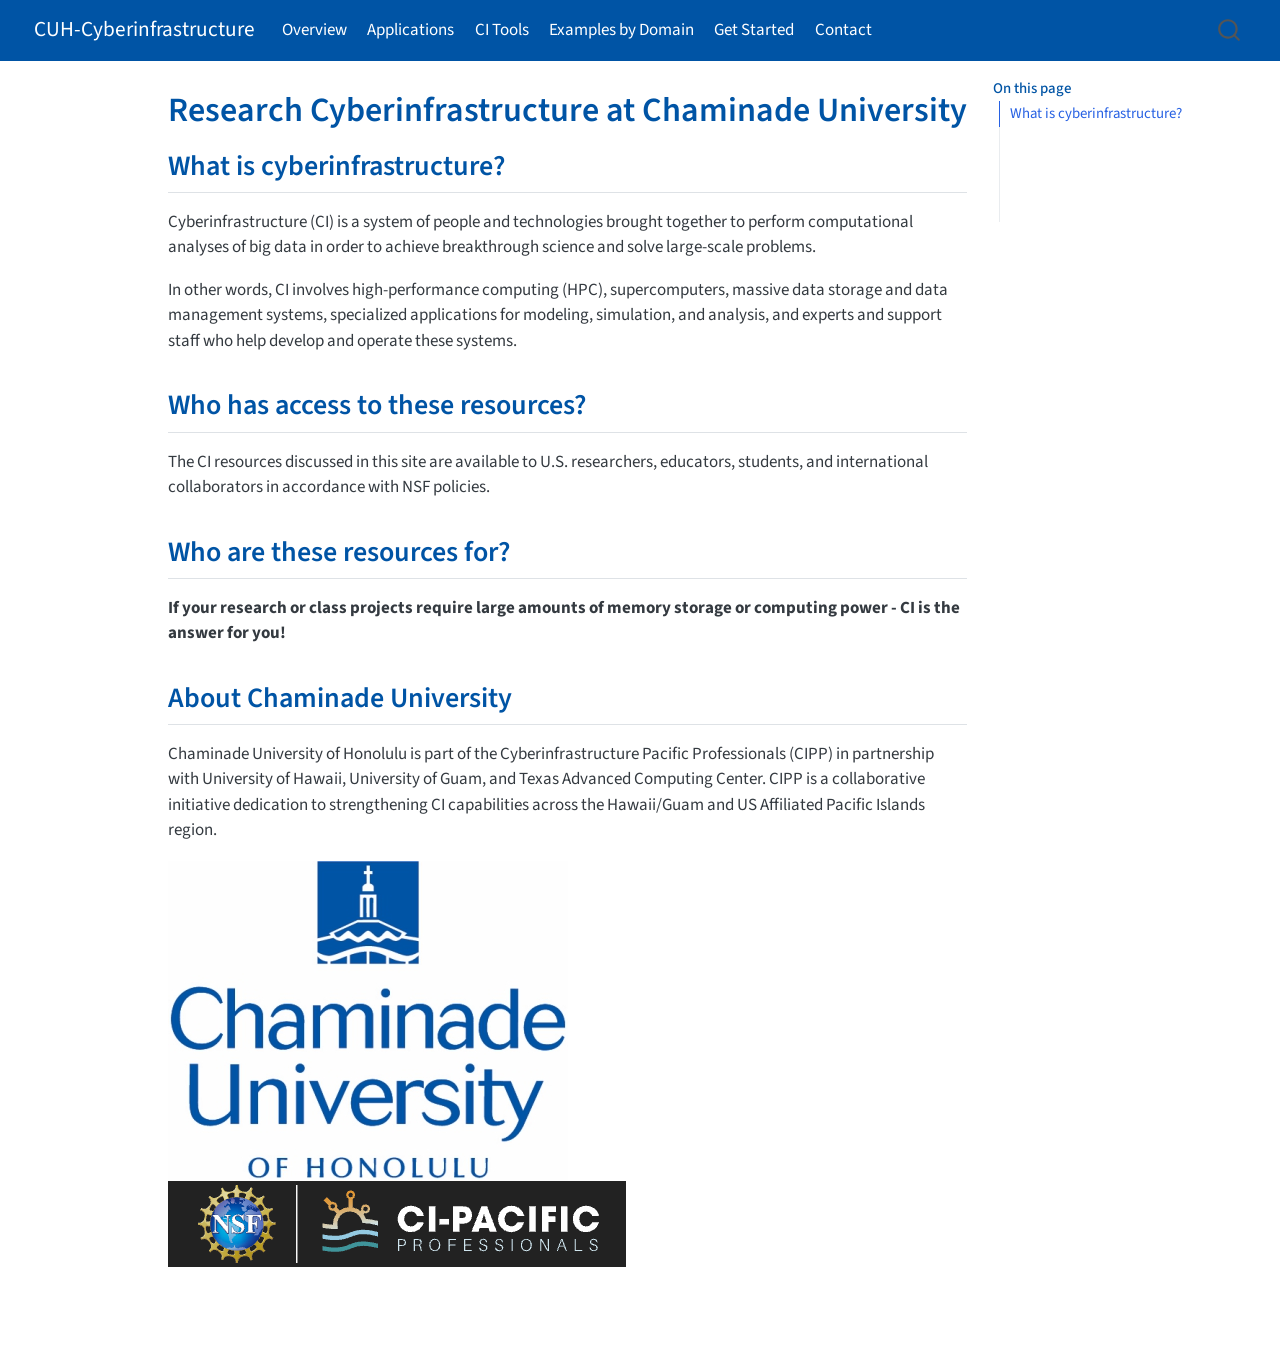
<file: docs/index.html>
<!DOCTYPE html>
<html xmlns="http://www.w3.org/1999/xhtml" lang="en" xml:lang="en"><head>

<meta charset="utf-8">
<meta name="generator" content="quarto-1.8.25">

<meta name="viewport" content="width=device-width, initial-scale=1.0, user-scalable=yes">


<title>Research Cyberinfrastructure at Chaminade University – CUH-Cyberinfrastructure</title>
<style>
code{white-space: pre-wrap;}
span.smallcaps{font-variant: small-caps;}
div.columns{display: flex; gap: min(4vw, 1.5em);}
div.column{flex: auto; overflow-x: auto;}
div.hanging-indent{margin-left: 1.5em; text-indent: -1.5em;}
ul.task-list{list-style: none;}
ul.task-list li input[type="checkbox"] {
  width: 0.8em;
  margin: 0 0.8em 0.2em -1em; /* quarto-specific, see https://github.com/quarto-dev/quarto-cli/issues/4556 */ 
  vertical-align: middle;
}
</style>


<script src="site_libs/quarto-nav/quarto-nav.js"></script>
<script src="site_libs/quarto-nav/headroom.min.js"></script>
<script src="site_libs/clipboard/clipboard.min.js"></script>
<script src="site_libs/quarto-search/autocomplete.umd.js"></script>
<script src="site_libs/quarto-search/fuse.min.js"></script>
<script src="site_libs/quarto-search/quarto-search.js"></script>
<meta name="quarto:offset" content="./">
<script src="site_libs/quarto-html/quarto.js" type="module"></script>
<script src="site_libs/quarto-html/tabsets/tabsets.js" type="module"></script>
<script src="site_libs/quarto-html/axe/axe-check.js" type="module"></script>
<script src="site_libs/quarto-html/popper.min.js"></script>
<script src="site_libs/quarto-html/tippy.umd.min.js"></script>
<script src="site_libs/quarto-html/anchor.min.js"></script>
<link href="site_libs/quarto-html/tippy.css" rel="stylesheet">
<link href="site_libs/quarto-html/quarto-syntax-highlighting-7b89279ff1a6dce999919e0e67d4d9ec.css" rel="stylesheet" id="quarto-text-highlighting-styles">
<script src="site_libs/bootstrap/bootstrap.min.js"></script>
<link href="site_libs/bootstrap/bootstrap-icons.css" rel="stylesheet">
<link href="site_libs/bootstrap/bootstrap-5b4ad623e5705c0698d39aec6f10cf02.min.css" rel="stylesheet" append-hash="true" id="quarto-bootstrap" data-mode="light">
<script id="quarto-search-options" type="application/json">{
  "location": "navbar",
  "copy-button": false,
  "collapse-after": 3,
  "panel-placement": "end",
  "type": "overlay",
  "limit": 50,
  "keyboard-shortcut": [
    "f",
    "/",
    "s"
  ],
  "show-item-context": false,
  "language": {
    "search-no-results-text": "No results",
    "search-matching-documents-text": "matching documents",
    "search-copy-link-title": "Copy link to search",
    "search-hide-matches-text": "Hide additional matches",
    "search-more-match-text": "more match in this document",
    "search-more-matches-text": "more matches in this document",
    "search-clear-button-title": "Clear",
    "search-text-placeholder": "",
    "search-detached-cancel-button-title": "Cancel",
    "search-submit-button-title": "Submit",
    "search-label": "Search"
  }
}</script>


<link rel="stylesheet" href="styles.css">
</head>

<body class="nav-fixed quarto-light">

<div id="quarto-search-results"></div>
  <header id="quarto-header" class="headroom fixed-top">
    <nav class="navbar navbar-expand-lg " data-bs-theme="dark">
      <div class="navbar-container container-fluid">
      <div class="navbar-brand-container mx-auto">
    <a href="./index.html" class="navbar-brand navbar-brand-logo">
    </a>
    <a class="navbar-brand" href="./index.html">
    <span class="navbar-title">CUH-Cyberinfrastructure</span>
    </a>
  </div>
            <div id="quarto-search" class="" title="Search"></div>
          <button class="navbar-toggler" type="button" data-bs-toggle="collapse" data-bs-target="#navbarCollapse" aria-controls="navbarCollapse" role="menu" aria-expanded="false" aria-label="Toggle navigation" onclick="if (window.quartoToggleHeadroom) { window.quartoToggleHeadroom(); }">
  <span class="navbar-toggler-icon"></span>
</button>
          <div class="collapse navbar-collapse" id="navbarCollapse">
            <ul class="navbar-nav navbar-nav-scroll me-auto">
  <li class="nav-item">
    <a class="nav-link active" href="./index.html" aria-current="page"> 
<span class="menu-text">Overview</span></a>
  </li>  
  <li class="nav-item">
    <a class="nav-link" href="./use-cases.html"> 
<span class="menu-text">Applications</span></a>
  </li>  
  <li class="nav-item">
    <a class="nav-link" href="./tools.html"> 
<span class="menu-text">CI Tools</span></a>
  </li>  
  <li class="nav-item">
    <a class="nav-link" href="./examples.html"> 
<span class="menu-text">Examples by Domain</span></a>
  </li>  
  <li class="nav-item">
    <a class="nav-link" href="./get-started.html"> 
<span class="menu-text">Get Started</span></a>
  </li>  
  <li class="nav-item">
    <a class="nav-link" href="./about.html"> 
<span class="menu-text">Contact</span></a>
  </li>  
</ul>
          </div> <!-- /navcollapse -->
            <div class="quarto-navbar-tools">
</div>
      </div> <!-- /container-fluid -->
    </nav>
</header>
<!-- content -->
<div id="quarto-content" class="quarto-container page-columns page-rows-contents page-layout-article page-navbar">
<!-- sidebar -->
<!-- margin-sidebar -->
    <div id="quarto-margin-sidebar" class="sidebar margin-sidebar">
        <nav id="TOC" role="doc-toc" class="toc-active">
    <h2 id="toc-title">On this page</h2>
   
  <ul>
  <li><a href="#what-is-cyberinfrastructure" id="toc-what-is-cyberinfrastructure" class="nav-link active" data-scroll-target="#what-is-cyberinfrastructure">What is cyberinfrastructure?</a></li>
  <li><a href="#who-has-access-to-these-resources" id="toc-who-has-access-to-these-resources" class="nav-link" data-scroll-target="#who-has-access-to-these-resources">Who has access to these resources?</a></li>
  <li><a href="#who-are-these-resources-for" id="toc-who-are-these-resources-for" class="nav-link" data-scroll-target="#who-are-these-resources-for">Who are these resources for?</a></li>
  <li><a href="#about-chaminade-university" id="toc-about-chaminade-university" class="nav-link" data-scroll-target="#about-chaminade-university">About Chaminade University</a></li>
  </ul>
</nav>
    </div>
<!-- main -->
<main class="content" id="quarto-document-content">

<header id="title-block-header" class="quarto-title-block default">
<div class="quarto-title">
<h1 class="title">Research Cyberinfrastructure at Chaminade University</h1>
</div>



<div class="quarto-title-meta">

    
  
    
  </div>
  


</header>


<section id="what-is-cyberinfrastructure" class="level2">
<h2 class="anchored" data-anchor-id="what-is-cyberinfrastructure">What is cyberinfrastructure?</h2>
<p>Cyberinfrastructure (CI) is a system of people and technologies brought together to perform computational analyses of big data in order to achieve breakthrough science and solve large-scale problems.</p>
<p>In other words, CI involves high-performance computing (HPC), supercomputers, massive data storage and data management systems, specialized applications for modeling, simulation, and analysis, and experts and support staff who help develop and operate these systems.</p>
</section>
<section id="who-has-access-to-these-resources" class="level2">
<h2 class="anchored" data-anchor-id="who-has-access-to-these-resources">Who has access to these resources?</h2>
<p>The CI resources discussed in this site are available to U.S. researchers, educators, students, and international collaborators in accordance with NSF policies.</p>
</section>
<section id="who-are-these-resources-for" class="level2">
<h2 class="anchored" data-anchor-id="who-are-these-resources-for">Who are these resources for?</h2>
<p><strong>If your research or class projects require large amounts of memory storage or computing power - CI is the answer for you!</strong></p>
</section>
<section id="about-chaminade-university" class="level2">
<h2 class="anchored" data-anchor-id="about-chaminade-university">About Chaminade University</h2>
<p>Chaminade University of Honolulu is part of the Cyberinfrastructure Pacific Professionals (CIPP) in partnership with University of Hawaii, University of Guam, and Texas Advanced Computing Center. CIPP is a collaborative initiative dedication to strengthening CI capabilities across the Hawaii/Guam and US Affiliated Pacific Islands region.</p>
<p><img src="images/CUH-logo.jpg" class="img-fluid" alt="CUH Logo"> <img src="images/CIPP-logo.png" class="img-fluid" alt="CIPP Logo"></p>


</section>

</main> <!-- /main -->
<script id="quarto-html-after-body" type="application/javascript">
  window.document.addEventListener("DOMContentLoaded", function (event) {
    const icon = "";
    const anchorJS = new window.AnchorJS();
    anchorJS.options = {
      placement: 'right',
      icon: icon
    };
    anchorJS.add('.anchored');
    const isCodeAnnotation = (el) => {
      for (const clz of el.classList) {
        if (clz.startsWith('code-annotation-')) {                     
          return true;
        }
      }
      return false;
    }
    const onCopySuccess = function(e) {
      // button target
      const button = e.trigger;
      // don't keep focus
      button.blur();
      // flash "checked"
      button.classList.add('code-copy-button-checked');
      var currentTitle = button.getAttribute("title");
      button.setAttribute("title", "Copied!");
      let tooltip;
      if (window.bootstrap) {
        button.setAttribute("data-bs-toggle", "tooltip");
        button.setAttribute("data-bs-placement", "left");
        button.setAttribute("data-bs-title", "Copied!");
        tooltip = new bootstrap.Tooltip(button, 
          { trigger: "manual", 
            customClass: "code-copy-button-tooltip",
            offset: [0, -8]});
        tooltip.show();    
      }
      setTimeout(function() {
        if (tooltip) {
          tooltip.hide();
          button.removeAttribute("data-bs-title");
          button.removeAttribute("data-bs-toggle");
          button.removeAttribute("data-bs-placement");
        }
        button.setAttribute("title", currentTitle);
        button.classList.remove('code-copy-button-checked');
      }, 1000);
      // clear code selection
      e.clearSelection();
    }
    const getTextToCopy = function(trigger) {
      const outerScaffold = trigger.parentElement.cloneNode(true);
      const codeEl = outerScaffold.querySelector('code');
      for (const childEl of codeEl.children) {
        if (isCodeAnnotation(childEl)) {
          childEl.remove();
        }
      }
      return codeEl.innerText;
    }
    const clipboard = new window.ClipboardJS('.code-copy-button:not([data-in-quarto-modal])', {
      text: getTextToCopy
    });
    clipboard.on('success', onCopySuccess);
    if (window.document.getElementById('quarto-embedded-source-code-modal')) {
      const clipboardModal = new window.ClipboardJS('.code-copy-button[data-in-quarto-modal]', {
        text: getTextToCopy,
        container: window.document.getElementById('quarto-embedded-source-code-modal')
      });
      clipboardModal.on('success', onCopySuccess);
    }
      var localhostRegex = new RegExp(/^(?:http|https):\/\/localhost\:?[0-9]*\//);
      var mailtoRegex = new RegExp(/^mailto:/);
        var filterRegex = new RegExp('/' + window.location.host + '/');
      var isInternal = (href) => {
          return filterRegex.test(href) || localhostRegex.test(href) || mailtoRegex.test(href);
      }
      // Inspect non-navigation links and adorn them if external
     var links = window.document.querySelectorAll('a[href]:not(.nav-link):not(.navbar-brand):not(.toc-action):not(.sidebar-link):not(.sidebar-item-toggle):not(.pagination-link):not(.no-external):not([aria-hidden]):not(.dropdown-item):not(.quarto-navigation-tool):not(.about-link)');
      for (var i=0; i<links.length; i++) {
        const link = links[i];
        if (!isInternal(link.href)) {
          // undo the damage that might have been done by quarto-nav.js in the case of
          // links that we want to consider external
          if (link.dataset.originalHref !== undefined) {
            link.href = link.dataset.originalHref;
          }
        }
      }
    function tippyHover(el, contentFn, onTriggerFn, onUntriggerFn) {
      const config = {
        allowHTML: true,
        maxWidth: 500,
        delay: 100,
        arrow: false,
        appendTo: function(el) {
            return el.parentElement;
        },
        interactive: true,
        interactiveBorder: 10,
        theme: 'quarto',
        placement: 'bottom-start',
      };
      if (contentFn) {
        config.content = contentFn;
      }
      if (onTriggerFn) {
        config.onTrigger = onTriggerFn;
      }
      if (onUntriggerFn) {
        config.onUntrigger = onUntriggerFn;
      }
      window.tippy(el, config); 
    }
    const noterefs = window.document.querySelectorAll('a[role="doc-noteref"]');
    for (var i=0; i<noterefs.length; i++) {
      const ref = noterefs[i];
      tippyHover(ref, function() {
        // use id or data attribute instead here
        let href = ref.getAttribute('data-footnote-href') || ref.getAttribute('href');
        try { href = new URL(href).hash; } catch {}
        const id = href.replace(/^#\/?/, "");
        const note = window.document.getElementById(id);
        if (note) {
          return note.innerHTML;
        } else {
          return "";
        }
      });
    }
    const xrefs = window.document.querySelectorAll('a.quarto-xref');
    const processXRef = (id, note) => {
      // Strip column container classes
      const stripColumnClz = (el) => {
        el.classList.remove("page-full", "page-columns");
        if (el.children) {
          for (const child of el.children) {
            stripColumnClz(child);
          }
        }
      }
      stripColumnClz(note)
      if (id === null || id.startsWith('sec-')) {
        // Special case sections, only their first couple elements
        const container = document.createElement("div");
        if (note.children && note.children.length > 2) {
          container.appendChild(note.children[0].cloneNode(true));
          for (let i = 1; i < note.children.length; i++) {
            const child = note.children[i];
            if (child.tagName === "P" && child.innerText === "") {
              continue;
            } else {
              container.appendChild(child.cloneNode(true));
              break;
            }
          }
          if (window.Quarto?.typesetMath) {
            window.Quarto.typesetMath(container);
          }
          return container.innerHTML
        } else {
          if (window.Quarto?.typesetMath) {
            window.Quarto.typesetMath(note);
          }
          return note.innerHTML;
        }
      } else {
        // Remove any anchor links if they are present
        const anchorLink = note.querySelector('a.anchorjs-link');
        if (anchorLink) {
          anchorLink.remove();
        }
        if (window.Quarto?.typesetMath) {
          window.Quarto.typesetMath(note);
        }
        if (note.classList.contains("callout")) {
          return note.outerHTML;
        } else {
          return note.innerHTML;
        }
      }
    }
    for (var i=0; i<xrefs.length; i++) {
      const xref = xrefs[i];
      tippyHover(xref, undefined, function(instance) {
        instance.disable();
        let url = xref.getAttribute('href');
        let hash = undefined; 
        if (url.startsWith('#')) {
          hash = url;
        } else {
          try { hash = new URL(url).hash; } catch {}
        }
        if (hash) {
          const id = hash.replace(/^#\/?/, "");
          const note = window.document.getElementById(id);
          if (note !== null) {
            try {
              const html = processXRef(id, note.cloneNode(true));
              instance.setContent(html);
            } finally {
              instance.enable();
              instance.show();
            }
          } else {
            // See if we can fetch this
            fetch(url.split('#')[0])
            .then(res => res.text())
            .then(html => {
              const parser = new DOMParser();
              const htmlDoc = parser.parseFromString(html, "text/html");
              const note = htmlDoc.getElementById(id);
              if (note !== null) {
                const html = processXRef(id, note);
                instance.setContent(html);
              } 
            }).finally(() => {
              instance.enable();
              instance.show();
            });
          }
        } else {
          // See if we can fetch a full url (with no hash to target)
          // This is a special case and we should probably do some content thinning / targeting
          fetch(url)
          .then(res => res.text())
          .then(html => {
            const parser = new DOMParser();
            const htmlDoc = parser.parseFromString(html, "text/html");
            const note = htmlDoc.querySelector('main.content');
            if (note !== null) {
              // This should only happen for chapter cross references
              // (since there is no id in the URL)
              // remove the first header
              if (note.children.length > 0 && note.children[0].tagName === "HEADER") {
                note.children[0].remove();
              }
              const html = processXRef(null, note);
              instance.setContent(html);
            } 
          }).finally(() => {
            instance.enable();
            instance.show();
          });
        }
      }, function(instance) {
      });
    }
        let selectedAnnoteEl;
        const selectorForAnnotation = ( cell, annotation) => {
          let cellAttr = 'data-code-cell="' + cell + '"';
          let lineAttr = 'data-code-annotation="' +  annotation + '"';
          const selector = 'span[' + cellAttr + '][' + lineAttr + ']';
          return selector;
        }
        const selectCodeLines = (annoteEl) => {
          const doc = window.document;
          const targetCell = annoteEl.getAttribute("data-target-cell");
          const targetAnnotation = annoteEl.getAttribute("data-target-annotation");
          const annoteSpan = window.document.querySelector(selectorForAnnotation(targetCell, targetAnnotation));
          const lines = annoteSpan.getAttribute("data-code-lines").split(",");
          const lineIds = lines.map((line) => {
            return targetCell + "-" + line;
          })
          let top = null;
          let height = null;
          let parent = null;
          if (lineIds.length > 0) {
              //compute the position of the single el (top and bottom and make a div)
              const el = window.document.getElementById(lineIds[0]);
              top = el.offsetTop;
              height = el.offsetHeight;
              parent = el.parentElement.parentElement;
            if (lineIds.length > 1) {
              const lastEl = window.document.getElementById(lineIds[lineIds.length - 1]);
              const bottom = lastEl.offsetTop + lastEl.offsetHeight;
              height = bottom - top;
            }
            if (top !== null && height !== null && parent !== null) {
              // cook up a div (if necessary) and position it 
              let div = window.document.getElementById("code-annotation-line-highlight");
              if (div === null) {
                div = window.document.createElement("div");
                div.setAttribute("id", "code-annotation-line-highlight");
                div.style.position = 'absolute';
                parent.appendChild(div);
              }
              div.style.top = top - 2 + "px";
              div.style.height = height + 4 + "px";
              div.style.left = 0;
              let gutterDiv = window.document.getElementById("code-annotation-line-highlight-gutter");
              if (gutterDiv === null) {
                gutterDiv = window.document.createElement("div");
                gutterDiv.setAttribute("id", "code-annotation-line-highlight-gutter");
                gutterDiv.style.position = 'absolute';
                const codeCell = window.document.getElementById(targetCell);
                const gutter = codeCell.querySelector('.code-annotation-gutter');
                gutter.appendChild(gutterDiv);
              }
              gutterDiv.style.top = top - 2 + "px";
              gutterDiv.style.height = height + 4 + "px";
            }
            selectedAnnoteEl = annoteEl;
          }
        };
        const unselectCodeLines = () => {
          const elementsIds = ["code-annotation-line-highlight", "code-annotation-line-highlight-gutter"];
          elementsIds.forEach((elId) => {
            const div = window.document.getElementById(elId);
            if (div) {
              div.remove();
            }
          });
          selectedAnnoteEl = undefined;
        };
          // Handle positioning of the toggle
      window.addEventListener(
        "resize",
        throttle(() => {
          elRect = undefined;
          if (selectedAnnoteEl) {
            selectCodeLines(selectedAnnoteEl);
          }
        }, 10)
      );
      function throttle(fn, ms) {
      let throttle = false;
      let timer;
        return (...args) => {
          if(!throttle) { // first call gets through
              fn.apply(this, args);
              throttle = true;
          } else { // all the others get throttled
              if(timer) clearTimeout(timer); // cancel #2
              timer = setTimeout(() => {
                fn.apply(this, args);
                timer = throttle = false;
              }, ms);
          }
        };
      }
        // Attach click handler to the DT
        const annoteDls = window.document.querySelectorAll('dt[data-target-cell]');
        for (const annoteDlNode of annoteDls) {
          annoteDlNode.addEventListener('click', (event) => {
            const clickedEl = event.target;
            if (clickedEl !== selectedAnnoteEl) {
              unselectCodeLines();
              const activeEl = window.document.querySelector('dt[data-target-cell].code-annotation-active');
              if (activeEl) {
                activeEl.classList.remove('code-annotation-active');
              }
              selectCodeLines(clickedEl);
              clickedEl.classList.add('code-annotation-active');
            } else {
              // Unselect the line
              unselectCodeLines();
              clickedEl.classList.remove('code-annotation-active');
            }
          });
        }
    const findCites = (el) => {
      const parentEl = el.parentElement;
      if (parentEl) {
        const cites = parentEl.dataset.cites;
        if (cites) {
          return {
            el,
            cites: cites.split(' ')
          };
        } else {
          return findCites(el.parentElement)
        }
      } else {
        return undefined;
      }
    };
    var bibliorefs = window.document.querySelectorAll('a[role="doc-biblioref"]');
    for (var i=0; i<bibliorefs.length; i++) {
      const ref = bibliorefs[i];
      const citeInfo = findCites(ref);
      if (citeInfo) {
        tippyHover(citeInfo.el, function() {
          var popup = window.document.createElement('div');
          citeInfo.cites.forEach(function(cite) {
            var citeDiv = window.document.createElement('div');
            citeDiv.classList.add('hanging-indent');
            citeDiv.classList.add('csl-entry');
            var biblioDiv = window.document.getElementById('ref-' + cite);
            if (biblioDiv) {
              citeDiv.innerHTML = biblioDiv.innerHTML;
            }
            popup.appendChild(citeDiv);
          });
          return popup.innerHTML;
        });
      }
    }
  });
  </script>
</div> <!-- /content -->




</body></html>
</file>
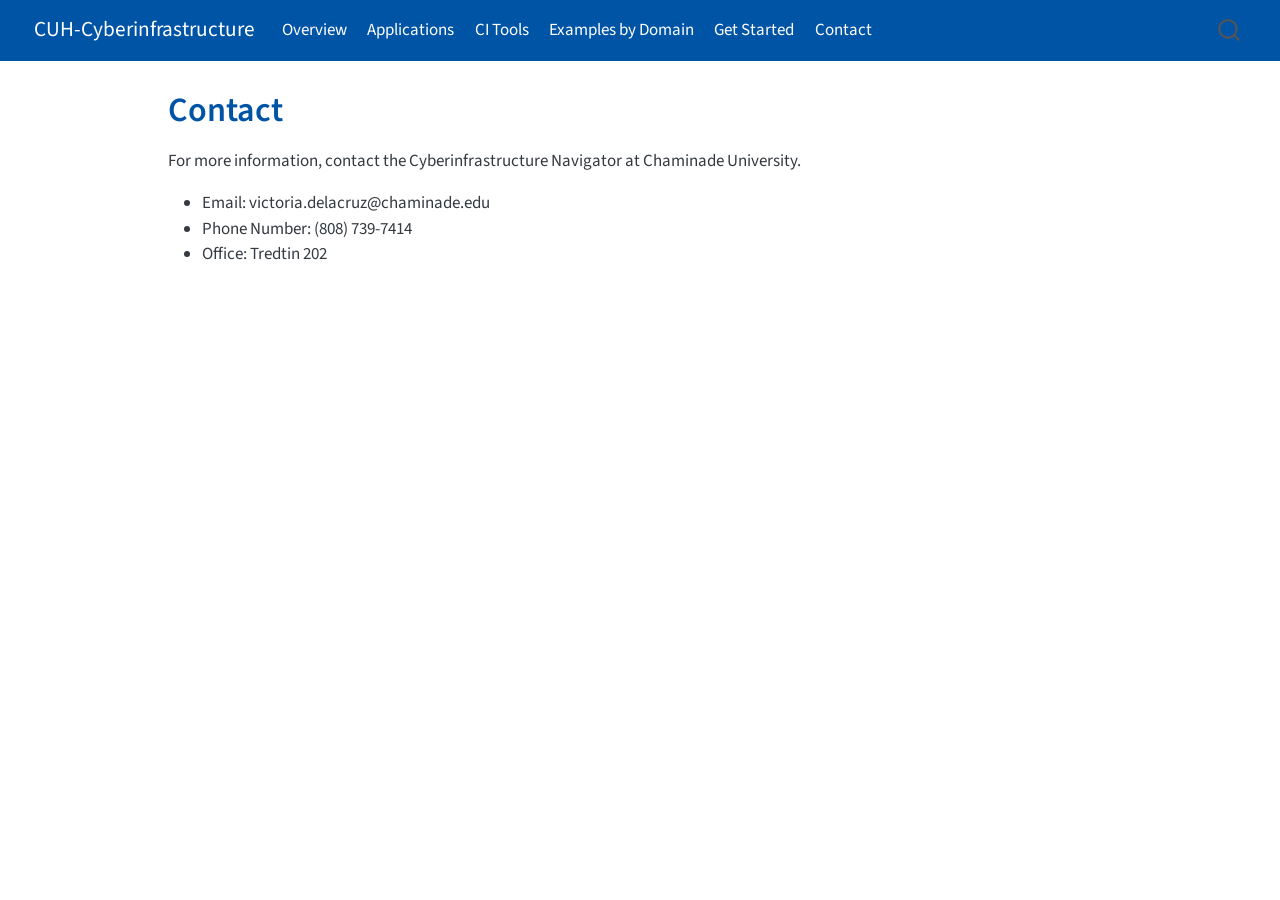
<file: docs/about.html>
<!DOCTYPE html>
<html xmlns="http://www.w3.org/1999/xhtml" lang="en" xml:lang="en"><head>

<meta charset="utf-8">
<meta name="generator" content="quarto-1.8.25">

<meta name="viewport" content="width=device-width, initial-scale=1.0, user-scalable=yes">


<title>Contact – CUH-Cyberinfrastructure</title>
<style>
code{white-space: pre-wrap;}
span.smallcaps{font-variant: small-caps;}
div.columns{display: flex; gap: min(4vw, 1.5em);}
div.column{flex: auto; overflow-x: auto;}
div.hanging-indent{margin-left: 1.5em; text-indent: -1.5em;}
ul.task-list{list-style: none;}
ul.task-list li input[type="checkbox"] {
  width: 0.8em;
  margin: 0 0.8em 0.2em -1em; /* quarto-specific, see https://github.com/quarto-dev/quarto-cli/issues/4556 */ 
  vertical-align: middle;
}
</style>


<script src="site_libs/quarto-nav/quarto-nav.js"></script>
<script src="site_libs/quarto-nav/headroom.min.js"></script>
<script src="site_libs/clipboard/clipboard.min.js"></script>
<script src="site_libs/quarto-search/autocomplete.umd.js"></script>
<script src="site_libs/quarto-search/fuse.min.js"></script>
<script src="site_libs/quarto-search/quarto-search.js"></script>
<meta name="quarto:offset" content="./">
<script src="site_libs/quarto-html/quarto.js" type="module"></script>
<script src="site_libs/quarto-html/tabsets/tabsets.js" type="module"></script>
<script src="site_libs/quarto-html/axe/axe-check.js" type="module"></script>
<script src="site_libs/quarto-html/popper.min.js"></script>
<script src="site_libs/quarto-html/tippy.umd.min.js"></script>
<script src="site_libs/quarto-html/anchor.min.js"></script>
<link href="site_libs/quarto-html/tippy.css" rel="stylesheet">
<link href="site_libs/quarto-html/quarto-syntax-highlighting-7b89279ff1a6dce999919e0e67d4d9ec.css" rel="stylesheet" id="quarto-text-highlighting-styles">
<script src="site_libs/bootstrap/bootstrap.min.js"></script>
<link href="site_libs/bootstrap/bootstrap-icons.css" rel="stylesheet">
<link href="site_libs/bootstrap/bootstrap-5b4ad623e5705c0698d39aec6f10cf02.min.css" rel="stylesheet" append-hash="true" id="quarto-bootstrap" data-mode="light">
<script id="quarto-search-options" type="application/json">{
  "location": "navbar",
  "copy-button": false,
  "collapse-after": 3,
  "panel-placement": "end",
  "type": "overlay",
  "limit": 50,
  "keyboard-shortcut": [
    "f",
    "/",
    "s"
  ],
  "show-item-context": false,
  "language": {
    "search-no-results-text": "No results",
    "search-matching-documents-text": "matching documents",
    "search-copy-link-title": "Copy link to search",
    "search-hide-matches-text": "Hide additional matches",
    "search-more-match-text": "more match in this document",
    "search-more-matches-text": "more matches in this document",
    "search-clear-button-title": "Clear",
    "search-text-placeholder": "",
    "search-detached-cancel-button-title": "Cancel",
    "search-submit-button-title": "Submit",
    "search-label": "Search"
  }
}</script>


<link rel="stylesheet" href="styles.css">
</head>

<body class="nav-fixed quarto-light">

<div id="quarto-search-results"></div>
  <header id="quarto-header" class="headroom fixed-top">
    <nav class="navbar navbar-expand-lg " data-bs-theme="dark">
      <div class="navbar-container container-fluid">
      <div class="navbar-brand-container mx-auto">
    <a href="./index.html" class="navbar-brand navbar-brand-logo">
    </a>
    <a class="navbar-brand" href="./index.html">
    <span class="navbar-title">CUH-Cyberinfrastructure</span>
    </a>
  </div>
            <div id="quarto-search" class="" title="Search"></div>
          <button class="navbar-toggler" type="button" data-bs-toggle="collapse" data-bs-target="#navbarCollapse" aria-controls="navbarCollapse" role="menu" aria-expanded="false" aria-label="Toggle navigation" onclick="if (window.quartoToggleHeadroom) { window.quartoToggleHeadroom(); }">
  <span class="navbar-toggler-icon"></span>
</button>
          <div class="collapse navbar-collapse" id="navbarCollapse">
            <ul class="navbar-nav navbar-nav-scroll me-auto">
  <li class="nav-item">
    <a class="nav-link" href="./index.html"> 
<span class="menu-text">Overview</span></a>
  </li>  
  <li class="nav-item">
    <a class="nav-link" href="./use-cases.html"> 
<span class="menu-text">Applications</span></a>
  </li>  
  <li class="nav-item">
    <a class="nav-link" href="./tools.html"> 
<span class="menu-text">CI Tools</span></a>
  </li>  
  <li class="nav-item">
    <a class="nav-link" href="./examples.html"> 
<span class="menu-text">Examples by Domain</span></a>
  </li>  
  <li class="nav-item">
    <a class="nav-link" href="./get-started.html"> 
<span class="menu-text">Get Started</span></a>
  </li>  
  <li class="nav-item">
    <a class="nav-link active" href="./about.html" aria-current="page"> 
<span class="menu-text">Contact</span></a>
  </li>  
</ul>
          </div> <!-- /navcollapse -->
            <div class="quarto-navbar-tools">
</div>
      </div> <!-- /container-fluid -->
    </nav>
</header>
<!-- content -->
<div id="quarto-content" class="quarto-container page-columns page-rows-contents page-layout-article page-navbar">
<!-- sidebar -->
<!-- margin-sidebar -->
    <div id="quarto-margin-sidebar" class="sidebar margin-sidebar zindex-bottom">
        
    </div>
<!-- main -->
<main class="content" id="quarto-document-content">

<header id="title-block-header" class="quarto-title-block default">
<div class="quarto-title">
<h1 class="title">Contact</h1>
</div>



<div class="quarto-title-meta">

    
  
    
  </div>
  


</header>


<p>For more information, contact the Cyberinfrastructure Navigator at Chaminade University.</p>
<ul>
<li>Email: victoria.delacruz@chaminade.edu</li>
<li>Phone Number: (808) 739-7414</li>
<li>Office: Tredtin 202</li>
</ul>



</main> <!-- /main -->
<script id="quarto-html-after-body" type="application/javascript">
  window.document.addEventListener("DOMContentLoaded", function (event) {
    const icon = "";
    const anchorJS = new window.AnchorJS();
    anchorJS.options = {
      placement: 'right',
      icon: icon
    };
    anchorJS.add('.anchored');
    const isCodeAnnotation = (el) => {
      for (const clz of el.classList) {
        if (clz.startsWith('code-annotation-')) {                     
          return true;
        }
      }
      return false;
    }
    const onCopySuccess = function(e) {
      // button target
      const button = e.trigger;
      // don't keep focus
      button.blur();
      // flash "checked"
      button.classList.add('code-copy-button-checked');
      var currentTitle = button.getAttribute("title");
      button.setAttribute("title", "Copied!");
      let tooltip;
      if (window.bootstrap) {
        button.setAttribute("data-bs-toggle", "tooltip");
        button.setAttribute("data-bs-placement", "left");
        button.setAttribute("data-bs-title", "Copied!");
        tooltip = new bootstrap.Tooltip(button, 
          { trigger: "manual", 
            customClass: "code-copy-button-tooltip",
            offset: [0, -8]});
        tooltip.show();    
      }
      setTimeout(function() {
        if (tooltip) {
          tooltip.hide();
          button.removeAttribute("data-bs-title");
          button.removeAttribute("data-bs-toggle");
          button.removeAttribute("data-bs-placement");
        }
        button.setAttribute("title", currentTitle);
        button.classList.remove('code-copy-button-checked');
      }, 1000);
      // clear code selection
      e.clearSelection();
    }
    const getTextToCopy = function(trigger) {
      const outerScaffold = trigger.parentElement.cloneNode(true);
      const codeEl = outerScaffold.querySelector('code');
      for (const childEl of codeEl.children) {
        if (isCodeAnnotation(childEl)) {
          childEl.remove();
        }
      }
      return codeEl.innerText;
    }
    const clipboard = new window.ClipboardJS('.code-copy-button:not([data-in-quarto-modal])', {
      text: getTextToCopy
    });
    clipboard.on('success', onCopySuccess);
    if (window.document.getElementById('quarto-embedded-source-code-modal')) {
      const clipboardModal = new window.ClipboardJS('.code-copy-button[data-in-quarto-modal]', {
        text: getTextToCopy,
        container: window.document.getElementById('quarto-embedded-source-code-modal')
      });
      clipboardModal.on('success', onCopySuccess);
    }
      var localhostRegex = new RegExp(/^(?:http|https):\/\/localhost\:?[0-9]*\//);
      var mailtoRegex = new RegExp(/^mailto:/);
        var filterRegex = new RegExp('/' + window.location.host + '/');
      var isInternal = (href) => {
          return filterRegex.test(href) || localhostRegex.test(href) || mailtoRegex.test(href);
      }
      // Inspect non-navigation links and adorn them if external
     var links = window.document.querySelectorAll('a[href]:not(.nav-link):not(.navbar-brand):not(.toc-action):not(.sidebar-link):not(.sidebar-item-toggle):not(.pagination-link):not(.no-external):not([aria-hidden]):not(.dropdown-item):not(.quarto-navigation-tool):not(.about-link)');
      for (var i=0; i<links.length; i++) {
        const link = links[i];
        if (!isInternal(link.href)) {
          // undo the damage that might have been done by quarto-nav.js in the case of
          // links that we want to consider external
          if (link.dataset.originalHref !== undefined) {
            link.href = link.dataset.originalHref;
          }
        }
      }
    function tippyHover(el, contentFn, onTriggerFn, onUntriggerFn) {
      const config = {
        allowHTML: true,
        maxWidth: 500,
        delay: 100,
        arrow: false,
        appendTo: function(el) {
            return el.parentElement;
        },
        interactive: true,
        interactiveBorder: 10,
        theme: 'quarto',
        placement: 'bottom-start',
      };
      if (contentFn) {
        config.content = contentFn;
      }
      if (onTriggerFn) {
        config.onTrigger = onTriggerFn;
      }
      if (onUntriggerFn) {
        config.onUntrigger = onUntriggerFn;
      }
      window.tippy(el, config); 
    }
    const noterefs = window.document.querySelectorAll('a[role="doc-noteref"]');
    for (var i=0; i<noterefs.length; i++) {
      const ref = noterefs[i];
      tippyHover(ref, function() {
        // use id or data attribute instead here
        let href = ref.getAttribute('data-footnote-href') || ref.getAttribute('href');
        try { href = new URL(href).hash; } catch {}
        const id = href.replace(/^#\/?/, "");
        const note = window.document.getElementById(id);
        if (note) {
          return note.innerHTML;
        } else {
          return "";
        }
      });
    }
    const xrefs = window.document.querySelectorAll('a.quarto-xref');
    const processXRef = (id, note) => {
      // Strip column container classes
      const stripColumnClz = (el) => {
        el.classList.remove("page-full", "page-columns");
        if (el.children) {
          for (const child of el.children) {
            stripColumnClz(child);
          }
        }
      }
      stripColumnClz(note)
      if (id === null || id.startsWith('sec-')) {
        // Special case sections, only their first couple elements
        const container = document.createElement("div");
        if (note.children && note.children.length > 2) {
          container.appendChild(note.children[0].cloneNode(true));
          for (let i = 1; i < note.children.length; i++) {
            const child = note.children[i];
            if (child.tagName === "P" && child.innerText === "") {
              continue;
            } else {
              container.appendChild(child.cloneNode(true));
              break;
            }
          }
          if (window.Quarto?.typesetMath) {
            window.Quarto.typesetMath(container);
          }
          return container.innerHTML
        } else {
          if (window.Quarto?.typesetMath) {
            window.Quarto.typesetMath(note);
          }
          return note.innerHTML;
        }
      } else {
        // Remove any anchor links if they are present
        const anchorLink = note.querySelector('a.anchorjs-link');
        if (anchorLink) {
          anchorLink.remove();
        }
        if (window.Quarto?.typesetMath) {
          window.Quarto.typesetMath(note);
        }
        if (note.classList.contains("callout")) {
          return note.outerHTML;
        } else {
          return note.innerHTML;
        }
      }
    }
    for (var i=0; i<xrefs.length; i++) {
      const xref = xrefs[i];
      tippyHover(xref, undefined, function(instance) {
        instance.disable();
        let url = xref.getAttribute('href');
        let hash = undefined; 
        if (url.startsWith('#')) {
          hash = url;
        } else {
          try { hash = new URL(url).hash; } catch {}
        }
        if (hash) {
          const id = hash.replace(/^#\/?/, "");
          const note = window.document.getElementById(id);
          if (note !== null) {
            try {
              const html = processXRef(id, note.cloneNode(true));
              instance.setContent(html);
            } finally {
              instance.enable();
              instance.show();
            }
          } else {
            // See if we can fetch this
            fetch(url.split('#')[0])
            .then(res => res.text())
            .then(html => {
              const parser = new DOMParser();
              const htmlDoc = parser.parseFromString(html, "text/html");
              const note = htmlDoc.getElementById(id);
              if (note !== null) {
                const html = processXRef(id, note);
                instance.setContent(html);
              } 
            }).finally(() => {
              instance.enable();
              instance.show();
            });
          }
        } else {
          // See if we can fetch a full url (with no hash to target)
          // This is a special case and we should probably do some content thinning / targeting
          fetch(url)
          .then(res => res.text())
          .then(html => {
            const parser = new DOMParser();
            const htmlDoc = parser.parseFromString(html, "text/html");
            const note = htmlDoc.querySelector('main.content');
            if (note !== null) {
              // This should only happen for chapter cross references
              // (since there is no id in the URL)
              // remove the first header
              if (note.children.length > 0 && note.children[0].tagName === "HEADER") {
                note.children[0].remove();
              }
              const html = processXRef(null, note);
              instance.setContent(html);
            } 
          }).finally(() => {
            instance.enable();
            instance.show();
          });
        }
      }, function(instance) {
      });
    }
        let selectedAnnoteEl;
        const selectorForAnnotation = ( cell, annotation) => {
          let cellAttr = 'data-code-cell="' + cell + '"';
          let lineAttr = 'data-code-annotation="' +  annotation + '"';
          const selector = 'span[' + cellAttr + '][' + lineAttr + ']';
          return selector;
        }
        const selectCodeLines = (annoteEl) => {
          const doc = window.document;
          const targetCell = annoteEl.getAttribute("data-target-cell");
          const targetAnnotation = annoteEl.getAttribute("data-target-annotation");
          const annoteSpan = window.document.querySelector(selectorForAnnotation(targetCell, targetAnnotation));
          const lines = annoteSpan.getAttribute("data-code-lines").split(",");
          const lineIds = lines.map((line) => {
            return targetCell + "-" + line;
          })
          let top = null;
          let height = null;
          let parent = null;
          if (lineIds.length > 0) {
              //compute the position of the single el (top and bottom and make a div)
              const el = window.document.getElementById(lineIds[0]);
              top = el.offsetTop;
              height = el.offsetHeight;
              parent = el.parentElement.parentElement;
            if (lineIds.length > 1) {
              const lastEl = window.document.getElementById(lineIds[lineIds.length - 1]);
              const bottom = lastEl.offsetTop + lastEl.offsetHeight;
              height = bottom - top;
            }
            if (top !== null && height !== null && parent !== null) {
              // cook up a div (if necessary) and position it 
              let div = window.document.getElementById("code-annotation-line-highlight");
              if (div === null) {
                div = window.document.createElement("div");
                div.setAttribute("id", "code-annotation-line-highlight");
                div.style.position = 'absolute';
                parent.appendChild(div);
              }
              div.style.top = top - 2 + "px";
              div.style.height = height + 4 + "px";
              div.style.left = 0;
              let gutterDiv = window.document.getElementById("code-annotation-line-highlight-gutter");
              if (gutterDiv === null) {
                gutterDiv = window.document.createElement("div");
                gutterDiv.setAttribute("id", "code-annotation-line-highlight-gutter");
                gutterDiv.style.position = 'absolute';
                const codeCell = window.document.getElementById(targetCell);
                const gutter = codeCell.querySelector('.code-annotation-gutter');
                gutter.appendChild(gutterDiv);
              }
              gutterDiv.style.top = top - 2 + "px";
              gutterDiv.style.height = height + 4 + "px";
            }
            selectedAnnoteEl = annoteEl;
          }
        };
        const unselectCodeLines = () => {
          const elementsIds = ["code-annotation-line-highlight", "code-annotation-line-highlight-gutter"];
          elementsIds.forEach((elId) => {
            const div = window.document.getElementById(elId);
            if (div) {
              div.remove();
            }
          });
          selectedAnnoteEl = undefined;
        };
          // Handle positioning of the toggle
      window.addEventListener(
        "resize",
        throttle(() => {
          elRect = undefined;
          if (selectedAnnoteEl) {
            selectCodeLines(selectedAnnoteEl);
          }
        }, 10)
      );
      function throttle(fn, ms) {
      let throttle = false;
      let timer;
        return (...args) => {
          if(!throttle) { // first call gets through
              fn.apply(this, args);
              throttle = true;
          } else { // all the others get throttled
              if(timer) clearTimeout(timer); // cancel #2
              timer = setTimeout(() => {
                fn.apply(this, args);
                timer = throttle = false;
              }, ms);
          }
        };
      }
        // Attach click handler to the DT
        const annoteDls = window.document.querySelectorAll('dt[data-target-cell]');
        for (const annoteDlNode of annoteDls) {
          annoteDlNode.addEventListener('click', (event) => {
            const clickedEl = event.target;
            if (clickedEl !== selectedAnnoteEl) {
              unselectCodeLines();
              const activeEl = window.document.querySelector('dt[data-target-cell].code-annotation-active');
              if (activeEl) {
                activeEl.classList.remove('code-annotation-active');
              }
              selectCodeLines(clickedEl);
              clickedEl.classList.add('code-annotation-active');
            } else {
              // Unselect the line
              unselectCodeLines();
              clickedEl.classList.remove('code-annotation-active');
            }
          });
        }
    const findCites = (el) => {
      const parentEl = el.parentElement;
      if (parentEl) {
        const cites = parentEl.dataset.cites;
        if (cites) {
          return {
            el,
            cites: cites.split(' ')
          };
        } else {
          return findCites(el.parentElement)
        }
      } else {
        return undefined;
      }
    };
    var bibliorefs = window.document.querySelectorAll('a[role="doc-biblioref"]');
    for (var i=0; i<bibliorefs.length; i++) {
      const ref = bibliorefs[i];
      const citeInfo = findCites(ref);
      if (citeInfo) {
        tippyHover(citeInfo.el, function() {
          var popup = window.document.createElement('div');
          citeInfo.cites.forEach(function(cite) {
            var citeDiv = window.document.createElement('div');
            citeDiv.classList.add('hanging-indent');
            citeDiv.classList.add('csl-entry');
            var biblioDiv = window.document.getElementById('ref-' + cite);
            if (biblioDiv) {
              citeDiv.innerHTML = biblioDiv.innerHTML;
            }
            popup.appendChild(citeDiv);
          });
          return popup.innerHTML;
        });
      }
    }
  });
  </script>
</div> <!-- /content -->




</body></html>
</file>
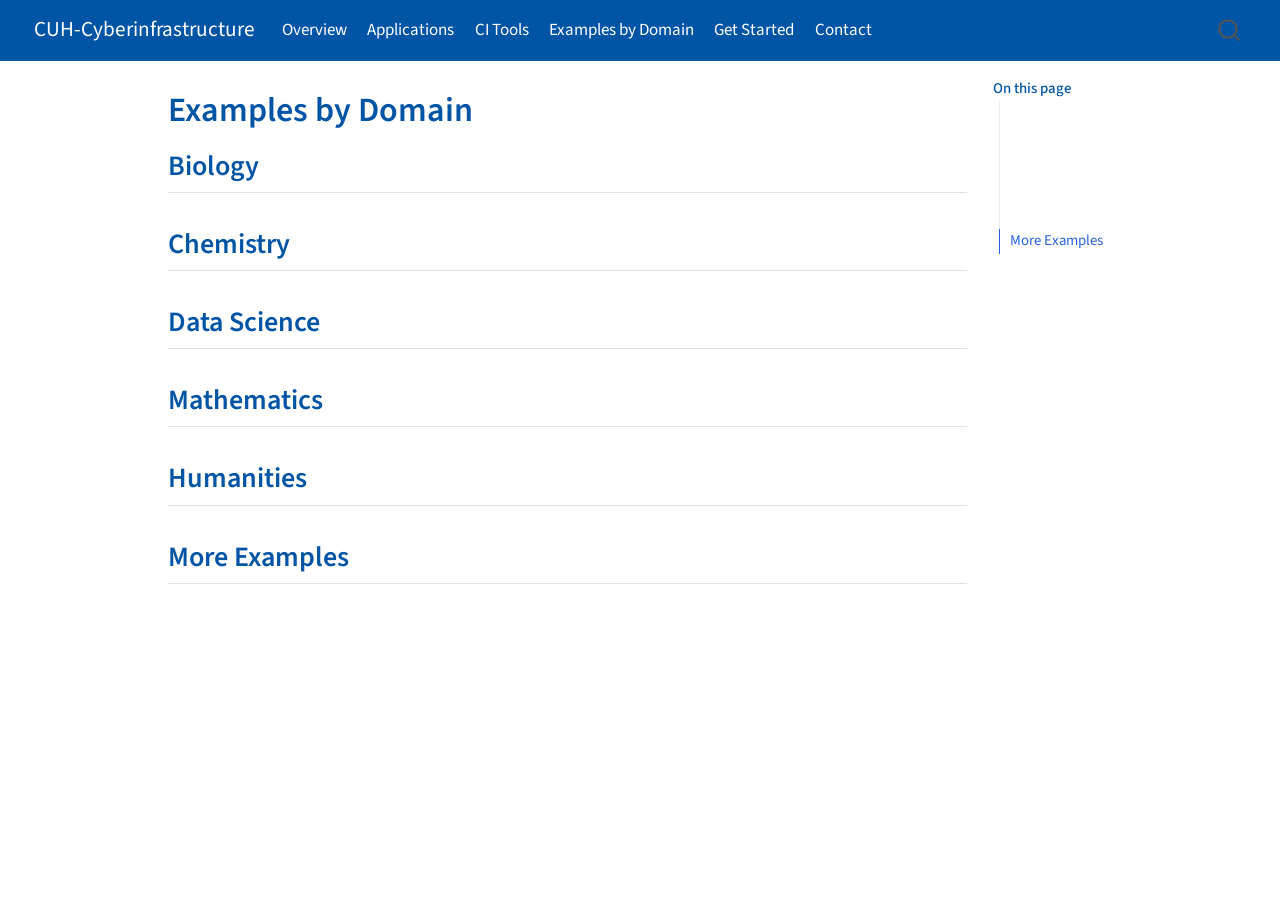
<file: docs/examples.html>
<!DOCTYPE html>
<html xmlns="http://www.w3.org/1999/xhtml" lang="en" xml:lang="en"><head>

<meta charset="utf-8">
<meta name="generator" content="quarto-1.8.25">

<meta name="viewport" content="width=device-width, initial-scale=1.0, user-scalable=yes">


<title>Examples by Domain – CUH-Cyberinfrastructure</title>
<style>
code{white-space: pre-wrap;}
span.smallcaps{font-variant: small-caps;}
div.columns{display: flex; gap: min(4vw, 1.5em);}
div.column{flex: auto; overflow-x: auto;}
div.hanging-indent{margin-left: 1.5em; text-indent: -1.5em;}
ul.task-list{list-style: none;}
ul.task-list li input[type="checkbox"] {
  width: 0.8em;
  margin: 0 0.8em 0.2em -1em; /* quarto-specific, see https://github.com/quarto-dev/quarto-cli/issues/4556 */ 
  vertical-align: middle;
}
</style>


<script src="site_libs/quarto-nav/quarto-nav.js"></script>
<script src="site_libs/quarto-nav/headroom.min.js"></script>
<script src="site_libs/clipboard/clipboard.min.js"></script>
<script src="site_libs/quarto-search/autocomplete.umd.js"></script>
<script src="site_libs/quarto-search/fuse.min.js"></script>
<script src="site_libs/quarto-search/quarto-search.js"></script>
<meta name="quarto:offset" content="./">
<script src="site_libs/quarto-html/quarto.js" type="module"></script>
<script src="site_libs/quarto-html/tabsets/tabsets.js" type="module"></script>
<script src="site_libs/quarto-html/axe/axe-check.js" type="module"></script>
<script src="site_libs/quarto-html/popper.min.js"></script>
<script src="site_libs/quarto-html/tippy.umd.min.js"></script>
<script src="site_libs/quarto-html/anchor.min.js"></script>
<link href="site_libs/quarto-html/tippy.css" rel="stylesheet">
<link href="site_libs/quarto-html/quarto-syntax-highlighting-7b89279ff1a6dce999919e0e67d4d9ec.css" rel="stylesheet" id="quarto-text-highlighting-styles">
<script src="site_libs/bootstrap/bootstrap.min.js"></script>
<link href="site_libs/bootstrap/bootstrap-icons.css" rel="stylesheet">
<link href="site_libs/bootstrap/bootstrap-5b4ad623e5705c0698d39aec6f10cf02.min.css" rel="stylesheet" append-hash="true" id="quarto-bootstrap" data-mode="light">
<script id="quarto-search-options" type="application/json">{
  "location": "navbar",
  "copy-button": false,
  "collapse-after": 3,
  "panel-placement": "end",
  "type": "overlay",
  "limit": 50,
  "keyboard-shortcut": [
    "f",
    "/",
    "s"
  ],
  "show-item-context": false,
  "language": {
    "search-no-results-text": "No results",
    "search-matching-documents-text": "matching documents",
    "search-copy-link-title": "Copy link to search",
    "search-hide-matches-text": "Hide additional matches",
    "search-more-match-text": "more match in this document",
    "search-more-matches-text": "more matches in this document",
    "search-clear-button-title": "Clear",
    "search-text-placeholder": "",
    "search-detached-cancel-button-title": "Cancel",
    "search-submit-button-title": "Submit",
    "search-label": "Search"
  }
}</script>


<link rel="stylesheet" href="styles.css">
</head>

<body class="nav-fixed quarto-light">

<div id="quarto-search-results"></div>
  <header id="quarto-header" class="headroom fixed-top">
    <nav class="navbar navbar-expand-lg " data-bs-theme="dark">
      <div class="navbar-container container-fluid">
      <div class="navbar-brand-container mx-auto">
    <a href="./index.html" class="navbar-brand navbar-brand-logo">
    </a>
    <a class="navbar-brand" href="./index.html">
    <span class="navbar-title">CUH-Cyberinfrastructure</span>
    </a>
  </div>
            <div id="quarto-search" class="" title="Search"></div>
          <button class="navbar-toggler" type="button" data-bs-toggle="collapse" data-bs-target="#navbarCollapse" aria-controls="navbarCollapse" role="menu" aria-expanded="false" aria-label="Toggle navigation" onclick="if (window.quartoToggleHeadroom) { window.quartoToggleHeadroom(); }">
  <span class="navbar-toggler-icon"></span>
</button>
          <div class="collapse navbar-collapse" id="navbarCollapse">
            <ul class="navbar-nav navbar-nav-scroll me-auto">
  <li class="nav-item">
    <a class="nav-link" href="./index.html"> 
<span class="menu-text">Overview</span></a>
  </li>  
  <li class="nav-item">
    <a class="nav-link" href="./use-cases.html"> 
<span class="menu-text">Applications</span></a>
  </li>  
  <li class="nav-item">
    <a class="nav-link" href="./tools.html"> 
<span class="menu-text">CI Tools</span></a>
  </li>  
  <li class="nav-item">
    <a class="nav-link active" href="./examples.html" aria-current="page"> 
<span class="menu-text">Examples by Domain</span></a>
  </li>  
  <li class="nav-item">
    <a class="nav-link" href="./get-started.html"> 
<span class="menu-text">Get Started</span></a>
  </li>  
  <li class="nav-item">
    <a class="nav-link" href="./about.html"> 
<span class="menu-text">Contact</span></a>
  </li>  
</ul>
          </div> <!-- /navcollapse -->
            <div class="quarto-navbar-tools">
</div>
      </div> <!-- /container-fluid -->
    </nav>
</header>
<!-- content -->
<div id="quarto-content" class="quarto-container page-columns page-rows-contents page-layout-article page-navbar">
<!-- sidebar -->
<!-- margin-sidebar -->
    <div id="quarto-margin-sidebar" class="sidebar margin-sidebar">
        <nav id="TOC" role="doc-toc" class="toc-active">
    <h2 id="toc-title">On this page</h2>
   
  <ul>
  <li><a href="#biology" id="toc-biology" class="nav-link active" data-scroll-target="#biology">Biology</a></li>
  <li><a href="#chemistry" id="toc-chemistry" class="nav-link" data-scroll-target="#chemistry">Chemistry</a></li>
  <li><a href="#data-science" id="toc-data-science" class="nav-link" data-scroll-target="#data-science">Data Science</a></li>
  <li><a href="#mathematics" id="toc-mathematics" class="nav-link" data-scroll-target="#mathematics">Mathematics</a></li>
  <li><a href="#humanities" id="toc-humanities" class="nav-link" data-scroll-target="#humanities">Humanities</a></li>
  <li><a href="#more-examples" id="toc-more-examples" class="nav-link" data-scroll-target="#more-examples">More Examples</a></li>
  </ul>
</nav>
    </div>
<!-- main -->
<main class="content" id="quarto-document-content">

<header id="title-block-header" class="quarto-title-block default">
<div class="quarto-title">
<h1 class="title">Examples by Domain</h1>
</div>



<div class="quarto-title-meta">

    
  
    
  </div>
  


</header>


<section id="biology" class="level2">
<h2 class="anchored" data-anchor-id="biology">Biology</h2>
</section>
<section id="chemistry" class="level2">
<h2 class="anchored" data-anchor-id="chemistry">Chemistry</h2>
</section>
<section id="data-science" class="level2">
<h2 class="anchored" data-anchor-id="data-science">Data Science</h2>
</section>
<section id="mathematics" class="level2">
<h2 class="anchored" data-anchor-id="mathematics">Mathematics</h2>
</section>
<section id="humanities" class="level2">
<h2 class="anchored" data-anchor-id="humanities">Humanities</h2>
</section>
<section id="more-examples" class="level2">
<h2 class="anchored" data-anchor-id="more-examples">More Examples</h2>


</section>

</main> <!-- /main -->
<script id="quarto-html-after-body" type="application/javascript">
  window.document.addEventListener("DOMContentLoaded", function (event) {
    const icon = "";
    const anchorJS = new window.AnchorJS();
    anchorJS.options = {
      placement: 'right',
      icon: icon
    };
    anchorJS.add('.anchored');
    const isCodeAnnotation = (el) => {
      for (const clz of el.classList) {
        if (clz.startsWith('code-annotation-')) {                     
          return true;
        }
      }
      return false;
    }
    const onCopySuccess = function(e) {
      // button target
      const button = e.trigger;
      // don't keep focus
      button.blur();
      // flash "checked"
      button.classList.add('code-copy-button-checked');
      var currentTitle = button.getAttribute("title");
      button.setAttribute("title", "Copied!");
      let tooltip;
      if (window.bootstrap) {
        button.setAttribute("data-bs-toggle", "tooltip");
        button.setAttribute("data-bs-placement", "left");
        button.setAttribute("data-bs-title", "Copied!");
        tooltip = new bootstrap.Tooltip(button, 
          { trigger: "manual", 
            customClass: "code-copy-button-tooltip",
            offset: [0, -8]});
        tooltip.show();    
      }
      setTimeout(function() {
        if (tooltip) {
          tooltip.hide();
          button.removeAttribute("data-bs-title");
          button.removeAttribute("data-bs-toggle");
          button.removeAttribute("data-bs-placement");
        }
        button.setAttribute("title", currentTitle);
        button.classList.remove('code-copy-button-checked');
      }, 1000);
      // clear code selection
      e.clearSelection();
    }
    const getTextToCopy = function(trigger) {
      const outerScaffold = trigger.parentElement.cloneNode(true);
      const codeEl = outerScaffold.querySelector('code');
      for (const childEl of codeEl.children) {
        if (isCodeAnnotation(childEl)) {
          childEl.remove();
        }
      }
      return codeEl.innerText;
    }
    const clipboard = new window.ClipboardJS('.code-copy-button:not([data-in-quarto-modal])', {
      text: getTextToCopy
    });
    clipboard.on('success', onCopySuccess);
    if (window.document.getElementById('quarto-embedded-source-code-modal')) {
      const clipboardModal = new window.ClipboardJS('.code-copy-button[data-in-quarto-modal]', {
        text: getTextToCopy,
        container: window.document.getElementById('quarto-embedded-source-code-modal')
      });
      clipboardModal.on('success', onCopySuccess);
    }
      var localhostRegex = new RegExp(/^(?:http|https):\/\/localhost\:?[0-9]*\//);
      var mailtoRegex = new RegExp(/^mailto:/);
        var filterRegex = new RegExp('/' + window.location.host + '/');
      var isInternal = (href) => {
          return filterRegex.test(href) || localhostRegex.test(href) || mailtoRegex.test(href);
      }
      // Inspect non-navigation links and adorn them if external
     var links = window.document.querySelectorAll('a[href]:not(.nav-link):not(.navbar-brand):not(.toc-action):not(.sidebar-link):not(.sidebar-item-toggle):not(.pagination-link):not(.no-external):not([aria-hidden]):not(.dropdown-item):not(.quarto-navigation-tool):not(.about-link)');
      for (var i=0; i<links.length; i++) {
        const link = links[i];
        if (!isInternal(link.href)) {
          // undo the damage that might have been done by quarto-nav.js in the case of
          // links that we want to consider external
          if (link.dataset.originalHref !== undefined) {
            link.href = link.dataset.originalHref;
          }
        }
      }
    function tippyHover(el, contentFn, onTriggerFn, onUntriggerFn) {
      const config = {
        allowHTML: true,
        maxWidth: 500,
        delay: 100,
        arrow: false,
        appendTo: function(el) {
            return el.parentElement;
        },
        interactive: true,
        interactiveBorder: 10,
        theme: 'quarto',
        placement: 'bottom-start',
      };
      if (contentFn) {
        config.content = contentFn;
      }
      if (onTriggerFn) {
        config.onTrigger = onTriggerFn;
      }
      if (onUntriggerFn) {
        config.onUntrigger = onUntriggerFn;
      }
      window.tippy(el, config); 
    }
    const noterefs = window.document.querySelectorAll('a[role="doc-noteref"]');
    for (var i=0; i<noterefs.length; i++) {
      const ref = noterefs[i];
      tippyHover(ref, function() {
        // use id or data attribute instead here
        let href = ref.getAttribute('data-footnote-href') || ref.getAttribute('href');
        try { href = new URL(href).hash; } catch {}
        const id = href.replace(/^#\/?/, "");
        const note = window.document.getElementById(id);
        if (note) {
          return note.innerHTML;
        } else {
          return "";
        }
      });
    }
    const xrefs = window.document.querySelectorAll('a.quarto-xref');
    const processXRef = (id, note) => {
      // Strip column container classes
      const stripColumnClz = (el) => {
        el.classList.remove("page-full", "page-columns");
        if (el.children) {
          for (const child of el.children) {
            stripColumnClz(child);
          }
        }
      }
      stripColumnClz(note)
      if (id === null || id.startsWith('sec-')) {
        // Special case sections, only their first couple elements
        const container = document.createElement("div");
        if (note.children && note.children.length > 2) {
          container.appendChild(note.children[0].cloneNode(true));
          for (let i = 1; i < note.children.length; i++) {
            const child = note.children[i];
            if (child.tagName === "P" && child.innerText === "") {
              continue;
            } else {
              container.appendChild(child.cloneNode(true));
              break;
            }
          }
          if (window.Quarto?.typesetMath) {
            window.Quarto.typesetMath(container);
          }
          return container.innerHTML
        } else {
          if (window.Quarto?.typesetMath) {
            window.Quarto.typesetMath(note);
          }
          return note.innerHTML;
        }
      } else {
        // Remove any anchor links if they are present
        const anchorLink = note.querySelector('a.anchorjs-link');
        if (anchorLink) {
          anchorLink.remove();
        }
        if (window.Quarto?.typesetMath) {
          window.Quarto.typesetMath(note);
        }
        if (note.classList.contains("callout")) {
          return note.outerHTML;
        } else {
          return note.innerHTML;
        }
      }
    }
    for (var i=0; i<xrefs.length; i++) {
      const xref = xrefs[i];
      tippyHover(xref, undefined, function(instance) {
        instance.disable();
        let url = xref.getAttribute('href');
        let hash = undefined; 
        if (url.startsWith('#')) {
          hash = url;
        } else {
          try { hash = new URL(url).hash; } catch {}
        }
        if (hash) {
          const id = hash.replace(/^#\/?/, "");
          const note = window.document.getElementById(id);
          if (note !== null) {
            try {
              const html = processXRef(id, note.cloneNode(true));
              instance.setContent(html);
            } finally {
              instance.enable();
              instance.show();
            }
          } else {
            // See if we can fetch this
            fetch(url.split('#')[0])
            .then(res => res.text())
            .then(html => {
              const parser = new DOMParser();
              const htmlDoc = parser.parseFromString(html, "text/html");
              const note = htmlDoc.getElementById(id);
              if (note !== null) {
                const html = processXRef(id, note);
                instance.setContent(html);
              } 
            }).finally(() => {
              instance.enable();
              instance.show();
            });
          }
        } else {
          // See if we can fetch a full url (with no hash to target)
          // This is a special case and we should probably do some content thinning / targeting
          fetch(url)
          .then(res => res.text())
          .then(html => {
            const parser = new DOMParser();
            const htmlDoc = parser.parseFromString(html, "text/html");
            const note = htmlDoc.querySelector('main.content');
            if (note !== null) {
              // This should only happen for chapter cross references
              // (since there is no id in the URL)
              // remove the first header
              if (note.children.length > 0 && note.children[0].tagName === "HEADER") {
                note.children[0].remove();
              }
              const html = processXRef(null, note);
              instance.setContent(html);
            } 
          }).finally(() => {
            instance.enable();
            instance.show();
          });
        }
      }, function(instance) {
      });
    }
        let selectedAnnoteEl;
        const selectorForAnnotation = ( cell, annotation) => {
          let cellAttr = 'data-code-cell="' + cell + '"';
          let lineAttr = 'data-code-annotation="' +  annotation + '"';
          const selector = 'span[' + cellAttr + '][' + lineAttr + ']';
          return selector;
        }
        const selectCodeLines = (annoteEl) => {
          const doc = window.document;
          const targetCell = annoteEl.getAttribute("data-target-cell");
          const targetAnnotation = annoteEl.getAttribute("data-target-annotation");
          const annoteSpan = window.document.querySelector(selectorForAnnotation(targetCell, targetAnnotation));
          const lines = annoteSpan.getAttribute("data-code-lines").split(",");
          const lineIds = lines.map((line) => {
            return targetCell + "-" + line;
          })
          let top = null;
          let height = null;
          let parent = null;
          if (lineIds.length > 0) {
              //compute the position of the single el (top and bottom and make a div)
              const el = window.document.getElementById(lineIds[0]);
              top = el.offsetTop;
              height = el.offsetHeight;
              parent = el.parentElement.parentElement;
            if (lineIds.length > 1) {
              const lastEl = window.document.getElementById(lineIds[lineIds.length - 1]);
              const bottom = lastEl.offsetTop + lastEl.offsetHeight;
              height = bottom - top;
            }
            if (top !== null && height !== null && parent !== null) {
              // cook up a div (if necessary) and position it 
              let div = window.document.getElementById("code-annotation-line-highlight");
              if (div === null) {
                div = window.document.createElement("div");
                div.setAttribute("id", "code-annotation-line-highlight");
                div.style.position = 'absolute';
                parent.appendChild(div);
              }
              div.style.top = top - 2 + "px";
              div.style.height = height + 4 + "px";
              div.style.left = 0;
              let gutterDiv = window.document.getElementById("code-annotation-line-highlight-gutter");
              if (gutterDiv === null) {
                gutterDiv = window.document.createElement("div");
                gutterDiv.setAttribute("id", "code-annotation-line-highlight-gutter");
                gutterDiv.style.position = 'absolute';
                const codeCell = window.document.getElementById(targetCell);
                const gutter = codeCell.querySelector('.code-annotation-gutter');
                gutter.appendChild(gutterDiv);
              }
              gutterDiv.style.top = top - 2 + "px";
              gutterDiv.style.height = height + 4 + "px";
            }
            selectedAnnoteEl = annoteEl;
          }
        };
        const unselectCodeLines = () => {
          const elementsIds = ["code-annotation-line-highlight", "code-annotation-line-highlight-gutter"];
          elementsIds.forEach((elId) => {
            const div = window.document.getElementById(elId);
            if (div) {
              div.remove();
            }
          });
          selectedAnnoteEl = undefined;
        };
          // Handle positioning of the toggle
      window.addEventListener(
        "resize",
        throttle(() => {
          elRect = undefined;
          if (selectedAnnoteEl) {
            selectCodeLines(selectedAnnoteEl);
          }
        }, 10)
      );
      function throttle(fn, ms) {
      let throttle = false;
      let timer;
        return (...args) => {
          if(!throttle) { // first call gets through
              fn.apply(this, args);
              throttle = true;
          } else { // all the others get throttled
              if(timer) clearTimeout(timer); // cancel #2
              timer = setTimeout(() => {
                fn.apply(this, args);
                timer = throttle = false;
              }, ms);
          }
        };
      }
        // Attach click handler to the DT
        const annoteDls = window.document.querySelectorAll('dt[data-target-cell]');
        for (const annoteDlNode of annoteDls) {
          annoteDlNode.addEventListener('click', (event) => {
            const clickedEl = event.target;
            if (clickedEl !== selectedAnnoteEl) {
              unselectCodeLines();
              const activeEl = window.document.querySelector('dt[data-target-cell].code-annotation-active');
              if (activeEl) {
                activeEl.classList.remove('code-annotation-active');
              }
              selectCodeLines(clickedEl);
              clickedEl.classList.add('code-annotation-active');
            } else {
              // Unselect the line
              unselectCodeLines();
              clickedEl.classList.remove('code-annotation-active');
            }
          });
        }
    const findCites = (el) => {
      const parentEl = el.parentElement;
      if (parentEl) {
        const cites = parentEl.dataset.cites;
        if (cites) {
          return {
            el,
            cites: cites.split(' ')
          };
        } else {
          return findCites(el.parentElement)
        }
      } else {
        return undefined;
      }
    };
    var bibliorefs = window.document.querySelectorAll('a[role="doc-biblioref"]');
    for (var i=0; i<bibliorefs.length; i++) {
      const ref = bibliorefs[i];
      const citeInfo = findCites(ref);
      if (citeInfo) {
        tippyHover(citeInfo.el, function() {
          var popup = window.document.createElement('div');
          citeInfo.cites.forEach(function(cite) {
            var citeDiv = window.document.createElement('div');
            citeDiv.classList.add('hanging-indent');
            citeDiv.classList.add('csl-entry');
            var biblioDiv = window.document.getElementById('ref-' + cite);
            if (biblioDiv) {
              citeDiv.innerHTML = biblioDiv.innerHTML;
            }
            popup.appendChild(citeDiv);
          });
          return popup.innerHTML;
        });
      }
    }
  });
  </script>
</div> <!-- /content -->




</body></html>
</file>
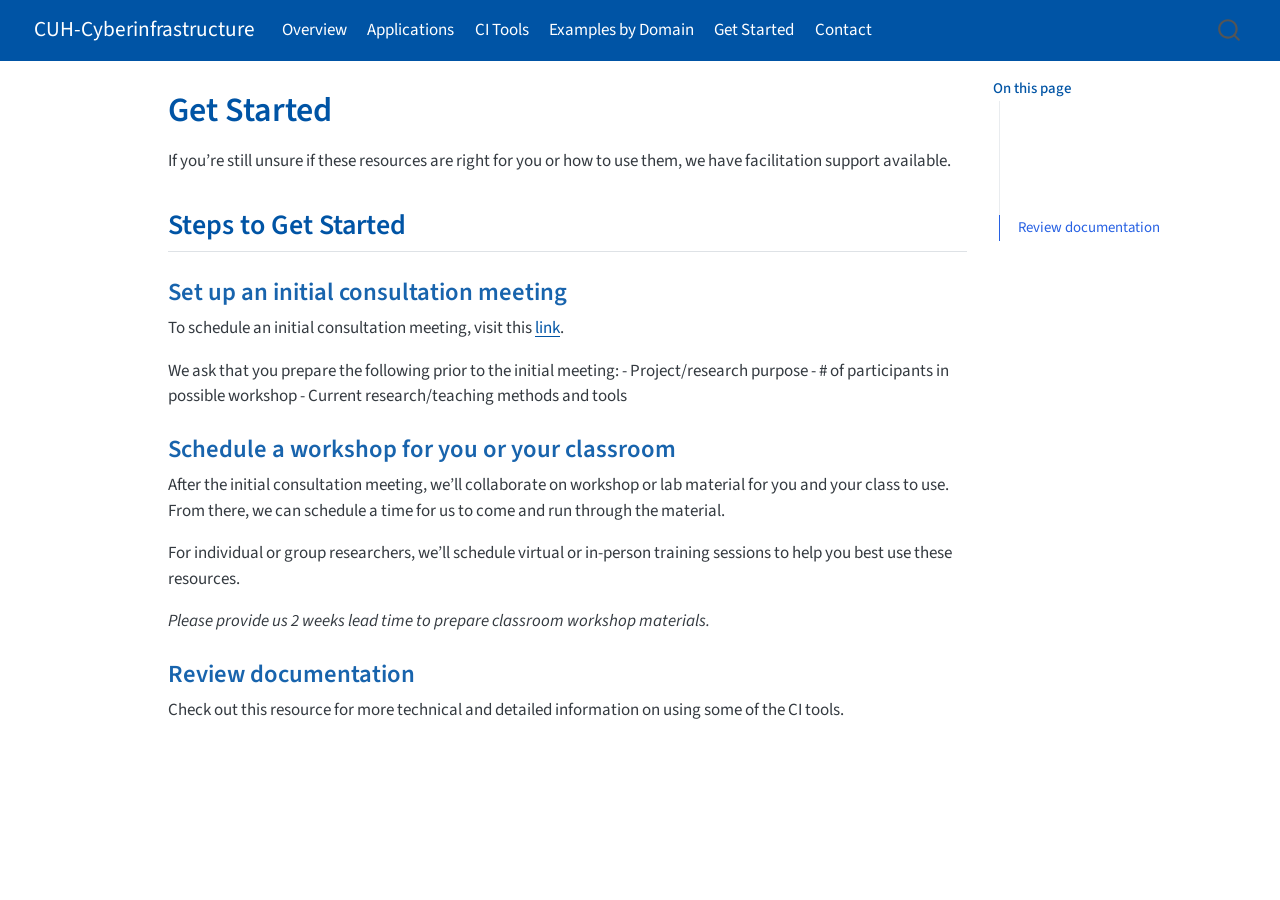
<file: docs/get-started.html>
<!DOCTYPE html>
<html xmlns="http://www.w3.org/1999/xhtml" lang="en" xml:lang="en"><head>

<meta charset="utf-8">
<meta name="generator" content="quarto-1.8.25">

<meta name="viewport" content="width=device-width, initial-scale=1.0, user-scalable=yes">


<title>Get Started – CUH-Cyberinfrastructure</title>
<style>
code{white-space: pre-wrap;}
span.smallcaps{font-variant: small-caps;}
div.columns{display: flex; gap: min(4vw, 1.5em);}
div.column{flex: auto; overflow-x: auto;}
div.hanging-indent{margin-left: 1.5em; text-indent: -1.5em;}
ul.task-list{list-style: none;}
ul.task-list li input[type="checkbox"] {
  width: 0.8em;
  margin: 0 0.8em 0.2em -1em; /* quarto-specific, see https://github.com/quarto-dev/quarto-cli/issues/4556 */ 
  vertical-align: middle;
}
</style>


<script src="site_libs/quarto-nav/quarto-nav.js"></script>
<script src="site_libs/quarto-nav/headroom.min.js"></script>
<script src="site_libs/clipboard/clipboard.min.js"></script>
<script src="site_libs/quarto-search/autocomplete.umd.js"></script>
<script src="site_libs/quarto-search/fuse.min.js"></script>
<script src="site_libs/quarto-search/quarto-search.js"></script>
<meta name="quarto:offset" content="./">
<script src="site_libs/quarto-html/quarto.js" type="module"></script>
<script src="site_libs/quarto-html/tabsets/tabsets.js" type="module"></script>
<script src="site_libs/quarto-html/axe/axe-check.js" type="module"></script>
<script src="site_libs/quarto-html/popper.min.js"></script>
<script src="site_libs/quarto-html/tippy.umd.min.js"></script>
<script src="site_libs/quarto-html/anchor.min.js"></script>
<link href="site_libs/quarto-html/tippy.css" rel="stylesheet">
<link href="site_libs/quarto-html/quarto-syntax-highlighting-7b89279ff1a6dce999919e0e67d4d9ec.css" rel="stylesheet" id="quarto-text-highlighting-styles">
<script src="site_libs/bootstrap/bootstrap.min.js"></script>
<link href="site_libs/bootstrap/bootstrap-icons.css" rel="stylesheet">
<link href="site_libs/bootstrap/bootstrap-5b4ad623e5705c0698d39aec6f10cf02.min.css" rel="stylesheet" append-hash="true" id="quarto-bootstrap" data-mode="light">
<script id="quarto-search-options" type="application/json">{
  "location": "navbar",
  "copy-button": false,
  "collapse-after": 3,
  "panel-placement": "end",
  "type": "overlay",
  "limit": 50,
  "keyboard-shortcut": [
    "f",
    "/",
    "s"
  ],
  "show-item-context": false,
  "language": {
    "search-no-results-text": "No results",
    "search-matching-documents-text": "matching documents",
    "search-copy-link-title": "Copy link to search",
    "search-hide-matches-text": "Hide additional matches",
    "search-more-match-text": "more match in this document",
    "search-more-matches-text": "more matches in this document",
    "search-clear-button-title": "Clear",
    "search-text-placeholder": "",
    "search-detached-cancel-button-title": "Cancel",
    "search-submit-button-title": "Submit",
    "search-label": "Search"
  }
}</script>


<link rel="stylesheet" href="styles.css">
</head>

<body class="nav-fixed quarto-light">

<div id="quarto-search-results"></div>
  <header id="quarto-header" class="headroom fixed-top">
    <nav class="navbar navbar-expand-lg " data-bs-theme="dark">
      <div class="navbar-container container-fluid">
      <div class="navbar-brand-container mx-auto">
    <a href="./index.html" class="navbar-brand navbar-brand-logo">
    </a>
    <a class="navbar-brand" href="./index.html">
    <span class="navbar-title">CUH-Cyberinfrastructure</span>
    </a>
  </div>
            <div id="quarto-search" class="" title="Search"></div>
          <button class="navbar-toggler" type="button" data-bs-toggle="collapse" data-bs-target="#navbarCollapse" aria-controls="navbarCollapse" role="menu" aria-expanded="false" aria-label="Toggle navigation" onclick="if (window.quartoToggleHeadroom) { window.quartoToggleHeadroom(); }">
  <span class="navbar-toggler-icon"></span>
</button>
          <div class="collapse navbar-collapse" id="navbarCollapse">
            <ul class="navbar-nav navbar-nav-scroll me-auto">
  <li class="nav-item">
    <a class="nav-link" href="./index.html"> 
<span class="menu-text">Overview</span></a>
  </li>  
  <li class="nav-item">
    <a class="nav-link" href="./use-cases.html"> 
<span class="menu-text">Applications</span></a>
  </li>  
  <li class="nav-item">
    <a class="nav-link" href="./tools.html"> 
<span class="menu-text">CI Tools</span></a>
  </li>  
  <li class="nav-item">
    <a class="nav-link" href="./examples.html"> 
<span class="menu-text">Examples by Domain</span></a>
  </li>  
  <li class="nav-item">
    <a class="nav-link active" href="./get-started.html" aria-current="page"> 
<span class="menu-text">Get Started</span></a>
  </li>  
  <li class="nav-item">
    <a class="nav-link" href="./about.html"> 
<span class="menu-text">Contact</span></a>
  </li>  
</ul>
          </div> <!-- /navcollapse -->
            <div class="quarto-navbar-tools">
</div>
      </div> <!-- /container-fluid -->
    </nav>
</header>
<!-- content -->
<div id="quarto-content" class="quarto-container page-columns page-rows-contents page-layout-article page-navbar">
<!-- sidebar -->
<!-- margin-sidebar -->
    <div id="quarto-margin-sidebar" class="sidebar margin-sidebar">
        <nav id="TOC" role="doc-toc" class="toc-active">
    <h2 id="toc-title">On this page</h2>
   
  <ul>
  <li><a href="#steps-to-get-started" id="toc-steps-to-get-started" class="nav-link active" data-scroll-target="#steps-to-get-started">Steps to Get Started</a>
  <ul class="collapse">
  <li><a href="#set-up-an-initial-consultation-meeting" id="toc-set-up-an-initial-consultation-meeting" class="nav-link" data-scroll-target="#set-up-an-initial-consultation-meeting">Set up an initial consultation meeting</a></li>
  <li><a href="#schedule-a-workshop-for-you-or-your-classroom" id="toc-schedule-a-workshop-for-you-or-your-classroom" class="nav-link" data-scroll-target="#schedule-a-workshop-for-you-or-your-classroom">Schedule a workshop for you or your classroom</a></li>
  <li><a href="#review-documentation" id="toc-review-documentation" class="nav-link" data-scroll-target="#review-documentation">Review documentation</a></li>
  </ul></li>
  </ul>
</nav>
    </div>
<!-- main -->
<main class="content" id="quarto-document-content">

<header id="title-block-header" class="quarto-title-block default">
<div class="quarto-title">
<h1 class="title">Get Started</h1>
</div>



<div class="quarto-title-meta">

    
  
    
  </div>
  


</header>


<p>If you’re still unsure if these resources are right for you or how to use them, we have facilitation support available.</p>
<section id="steps-to-get-started" class="level2">
<h2 class="anchored" data-anchor-id="steps-to-get-started">Steps to Get Started</h2>
<section id="set-up-an-initial-consultation-meeting" class="level3">
<h3 class="anchored" data-anchor-id="set-up-an-initial-consultation-meeting">Set up an initial consultation meeting</h3>
<p>To schedule an initial consultation meeting, visit this <a href="https://calendly.com/victoria-delacruz-chaminade/30min?month=2026-05">link</a>.</p>
<p>We ask that you prepare the following prior to the initial meeting: - Project/research purpose - # of participants in possible workshop - Current research/teaching methods and tools</p>
</section>
<section id="schedule-a-workshop-for-you-or-your-classroom" class="level3">
<h3 class="anchored" data-anchor-id="schedule-a-workshop-for-you-or-your-classroom">Schedule a workshop for you or your classroom</h3>
<p>After the initial consultation meeting, we’ll collaborate on workshop or lab material for you and your class to use. From there, we can schedule a time for us to come and run through the material.</p>
<p>For individual or group researchers, we’ll schedule virtual or in-person training sessions to help you best use these resources.</p>
<p><em>Please provide us 2 weeks lead time to prepare classroom workshop materials.</em></p>
</section>
<section id="review-documentation" class="level3">
<h3 class="anchored" data-anchor-id="review-documentation">Review documentation</h3>
<p>Check out this resource for more technical and detailed information on using some of the CI tools.</p>


</section>
</section>

</main> <!-- /main -->
<script id="quarto-html-after-body" type="application/javascript">
  window.document.addEventListener("DOMContentLoaded", function (event) {
    const icon = "";
    const anchorJS = new window.AnchorJS();
    anchorJS.options = {
      placement: 'right',
      icon: icon
    };
    anchorJS.add('.anchored');
    const isCodeAnnotation = (el) => {
      for (const clz of el.classList) {
        if (clz.startsWith('code-annotation-')) {                     
          return true;
        }
      }
      return false;
    }
    const onCopySuccess = function(e) {
      // button target
      const button = e.trigger;
      // don't keep focus
      button.blur();
      // flash "checked"
      button.classList.add('code-copy-button-checked');
      var currentTitle = button.getAttribute("title");
      button.setAttribute("title", "Copied!");
      let tooltip;
      if (window.bootstrap) {
        button.setAttribute("data-bs-toggle", "tooltip");
        button.setAttribute("data-bs-placement", "left");
        button.setAttribute("data-bs-title", "Copied!");
        tooltip = new bootstrap.Tooltip(button, 
          { trigger: "manual", 
            customClass: "code-copy-button-tooltip",
            offset: [0, -8]});
        tooltip.show();    
      }
      setTimeout(function() {
        if (tooltip) {
          tooltip.hide();
          button.removeAttribute("data-bs-title");
          button.removeAttribute("data-bs-toggle");
          button.removeAttribute("data-bs-placement");
        }
        button.setAttribute("title", currentTitle);
        button.classList.remove('code-copy-button-checked');
      }, 1000);
      // clear code selection
      e.clearSelection();
    }
    const getTextToCopy = function(trigger) {
      const outerScaffold = trigger.parentElement.cloneNode(true);
      const codeEl = outerScaffold.querySelector('code');
      for (const childEl of codeEl.children) {
        if (isCodeAnnotation(childEl)) {
          childEl.remove();
        }
      }
      return codeEl.innerText;
    }
    const clipboard = new window.ClipboardJS('.code-copy-button:not([data-in-quarto-modal])', {
      text: getTextToCopy
    });
    clipboard.on('success', onCopySuccess);
    if (window.document.getElementById('quarto-embedded-source-code-modal')) {
      const clipboardModal = new window.ClipboardJS('.code-copy-button[data-in-quarto-modal]', {
        text: getTextToCopy,
        container: window.document.getElementById('quarto-embedded-source-code-modal')
      });
      clipboardModal.on('success', onCopySuccess);
    }
      var localhostRegex = new RegExp(/^(?:http|https):\/\/localhost\:?[0-9]*\//);
      var mailtoRegex = new RegExp(/^mailto:/);
        var filterRegex = new RegExp('/' + window.location.host + '/');
      var isInternal = (href) => {
          return filterRegex.test(href) || localhostRegex.test(href) || mailtoRegex.test(href);
      }
      // Inspect non-navigation links and adorn them if external
     var links = window.document.querySelectorAll('a[href]:not(.nav-link):not(.navbar-brand):not(.toc-action):not(.sidebar-link):not(.sidebar-item-toggle):not(.pagination-link):not(.no-external):not([aria-hidden]):not(.dropdown-item):not(.quarto-navigation-tool):not(.about-link)');
      for (var i=0; i<links.length; i++) {
        const link = links[i];
        if (!isInternal(link.href)) {
          // undo the damage that might have been done by quarto-nav.js in the case of
          // links that we want to consider external
          if (link.dataset.originalHref !== undefined) {
            link.href = link.dataset.originalHref;
          }
        }
      }
    function tippyHover(el, contentFn, onTriggerFn, onUntriggerFn) {
      const config = {
        allowHTML: true,
        maxWidth: 500,
        delay: 100,
        arrow: false,
        appendTo: function(el) {
            return el.parentElement;
        },
        interactive: true,
        interactiveBorder: 10,
        theme: 'quarto',
        placement: 'bottom-start',
      };
      if (contentFn) {
        config.content = contentFn;
      }
      if (onTriggerFn) {
        config.onTrigger = onTriggerFn;
      }
      if (onUntriggerFn) {
        config.onUntrigger = onUntriggerFn;
      }
      window.tippy(el, config); 
    }
    const noterefs = window.document.querySelectorAll('a[role="doc-noteref"]');
    for (var i=0; i<noterefs.length; i++) {
      const ref = noterefs[i];
      tippyHover(ref, function() {
        // use id or data attribute instead here
        let href = ref.getAttribute('data-footnote-href') || ref.getAttribute('href');
        try { href = new URL(href).hash; } catch {}
        const id = href.replace(/^#\/?/, "");
        const note = window.document.getElementById(id);
        if (note) {
          return note.innerHTML;
        } else {
          return "";
        }
      });
    }
    const xrefs = window.document.querySelectorAll('a.quarto-xref');
    const processXRef = (id, note) => {
      // Strip column container classes
      const stripColumnClz = (el) => {
        el.classList.remove("page-full", "page-columns");
        if (el.children) {
          for (const child of el.children) {
            stripColumnClz(child);
          }
        }
      }
      stripColumnClz(note)
      if (id === null || id.startsWith('sec-')) {
        // Special case sections, only their first couple elements
        const container = document.createElement("div");
        if (note.children && note.children.length > 2) {
          container.appendChild(note.children[0].cloneNode(true));
          for (let i = 1; i < note.children.length; i++) {
            const child = note.children[i];
            if (child.tagName === "P" && child.innerText === "") {
              continue;
            } else {
              container.appendChild(child.cloneNode(true));
              break;
            }
          }
          if (window.Quarto?.typesetMath) {
            window.Quarto.typesetMath(container);
          }
          return container.innerHTML
        } else {
          if (window.Quarto?.typesetMath) {
            window.Quarto.typesetMath(note);
          }
          return note.innerHTML;
        }
      } else {
        // Remove any anchor links if they are present
        const anchorLink = note.querySelector('a.anchorjs-link');
        if (anchorLink) {
          anchorLink.remove();
        }
        if (window.Quarto?.typesetMath) {
          window.Quarto.typesetMath(note);
        }
        if (note.classList.contains("callout")) {
          return note.outerHTML;
        } else {
          return note.innerHTML;
        }
      }
    }
    for (var i=0; i<xrefs.length; i++) {
      const xref = xrefs[i];
      tippyHover(xref, undefined, function(instance) {
        instance.disable();
        let url = xref.getAttribute('href');
        let hash = undefined; 
        if (url.startsWith('#')) {
          hash = url;
        } else {
          try { hash = new URL(url).hash; } catch {}
        }
        if (hash) {
          const id = hash.replace(/^#\/?/, "");
          const note = window.document.getElementById(id);
          if (note !== null) {
            try {
              const html = processXRef(id, note.cloneNode(true));
              instance.setContent(html);
            } finally {
              instance.enable();
              instance.show();
            }
          } else {
            // See if we can fetch this
            fetch(url.split('#')[0])
            .then(res => res.text())
            .then(html => {
              const parser = new DOMParser();
              const htmlDoc = parser.parseFromString(html, "text/html");
              const note = htmlDoc.getElementById(id);
              if (note !== null) {
                const html = processXRef(id, note);
                instance.setContent(html);
              } 
            }).finally(() => {
              instance.enable();
              instance.show();
            });
          }
        } else {
          // See if we can fetch a full url (with no hash to target)
          // This is a special case and we should probably do some content thinning / targeting
          fetch(url)
          .then(res => res.text())
          .then(html => {
            const parser = new DOMParser();
            const htmlDoc = parser.parseFromString(html, "text/html");
            const note = htmlDoc.querySelector('main.content');
            if (note !== null) {
              // This should only happen for chapter cross references
              // (since there is no id in the URL)
              // remove the first header
              if (note.children.length > 0 && note.children[0].tagName === "HEADER") {
                note.children[0].remove();
              }
              const html = processXRef(null, note);
              instance.setContent(html);
            } 
          }).finally(() => {
            instance.enable();
            instance.show();
          });
        }
      }, function(instance) {
      });
    }
        let selectedAnnoteEl;
        const selectorForAnnotation = ( cell, annotation) => {
          let cellAttr = 'data-code-cell="' + cell + '"';
          let lineAttr = 'data-code-annotation="' +  annotation + '"';
          const selector = 'span[' + cellAttr + '][' + lineAttr + ']';
          return selector;
        }
        const selectCodeLines = (annoteEl) => {
          const doc = window.document;
          const targetCell = annoteEl.getAttribute("data-target-cell");
          const targetAnnotation = annoteEl.getAttribute("data-target-annotation");
          const annoteSpan = window.document.querySelector(selectorForAnnotation(targetCell, targetAnnotation));
          const lines = annoteSpan.getAttribute("data-code-lines").split(",");
          const lineIds = lines.map((line) => {
            return targetCell + "-" + line;
          })
          let top = null;
          let height = null;
          let parent = null;
          if (lineIds.length > 0) {
              //compute the position of the single el (top and bottom and make a div)
              const el = window.document.getElementById(lineIds[0]);
              top = el.offsetTop;
              height = el.offsetHeight;
              parent = el.parentElement.parentElement;
            if (lineIds.length > 1) {
              const lastEl = window.document.getElementById(lineIds[lineIds.length - 1]);
              const bottom = lastEl.offsetTop + lastEl.offsetHeight;
              height = bottom - top;
            }
            if (top !== null && height !== null && parent !== null) {
              // cook up a div (if necessary) and position it 
              let div = window.document.getElementById("code-annotation-line-highlight");
              if (div === null) {
                div = window.document.createElement("div");
                div.setAttribute("id", "code-annotation-line-highlight");
                div.style.position = 'absolute';
                parent.appendChild(div);
              }
              div.style.top = top - 2 + "px";
              div.style.height = height + 4 + "px";
              div.style.left = 0;
              let gutterDiv = window.document.getElementById("code-annotation-line-highlight-gutter");
              if (gutterDiv === null) {
                gutterDiv = window.document.createElement("div");
                gutterDiv.setAttribute("id", "code-annotation-line-highlight-gutter");
                gutterDiv.style.position = 'absolute';
                const codeCell = window.document.getElementById(targetCell);
                const gutter = codeCell.querySelector('.code-annotation-gutter');
                gutter.appendChild(gutterDiv);
              }
              gutterDiv.style.top = top - 2 + "px";
              gutterDiv.style.height = height + 4 + "px";
            }
            selectedAnnoteEl = annoteEl;
          }
        };
        const unselectCodeLines = () => {
          const elementsIds = ["code-annotation-line-highlight", "code-annotation-line-highlight-gutter"];
          elementsIds.forEach((elId) => {
            const div = window.document.getElementById(elId);
            if (div) {
              div.remove();
            }
          });
          selectedAnnoteEl = undefined;
        };
          // Handle positioning of the toggle
      window.addEventListener(
        "resize",
        throttle(() => {
          elRect = undefined;
          if (selectedAnnoteEl) {
            selectCodeLines(selectedAnnoteEl);
          }
        }, 10)
      );
      function throttle(fn, ms) {
      let throttle = false;
      let timer;
        return (...args) => {
          if(!throttle) { // first call gets through
              fn.apply(this, args);
              throttle = true;
          } else { // all the others get throttled
              if(timer) clearTimeout(timer); // cancel #2
              timer = setTimeout(() => {
                fn.apply(this, args);
                timer = throttle = false;
              }, ms);
          }
        };
      }
        // Attach click handler to the DT
        const annoteDls = window.document.querySelectorAll('dt[data-target-cell]');
        for (const annoteDlNode of annoteDls) {
          annoteDlNode.addEventListener('click', (event) => {
            const clickedEl = event.target;
            if (clickedEl !== selectedAnnoteEl) {
              unselectCodeLines();
              const activeEl = window.document.querySelector('dt[data-target-cell].code-annotation-active');
              if (activeEl) {
                activeEl.classList.remove('code-annotation-active');
              }
              selectCodeLines(clickedEl);
              clickedEl.classList.add('code-annotation-active');
            } else {
              // Unselect the line
              unselectCodeLines();
              clickedEl.classList.remove('code-annotation-active');
            }
          });
        }
    const findCites = (el) => {
      const parentEl = el.parentElement;
      if (parentEl) {
        const cites = parentEl.dataset.cites;
        if (cites) {
          return {
            el,
            cites: cites.split(' ')
          };
        } else {
          return findCites(el.parentElement)
        }
      } else {
        return undefined;
      }
    };
    var bibliorefs = window.document.querySelectorAll('a[role="doc-biblioref"]');
    for (var i=0; i<bibliorefs.length; i++) {
      const ref = bibliorefs[i];
      const citeInfo = findCites(ref);
      if (citeInfo) {
        tippyHover(citeInfo.el, function() {
          var popup = window.document.createElement('div');
          citeInfo.cites.forEach(function(cite) {
            var citeDiv = window.document.createElement('div');
            citeDiv.classList.add('hanging-indent');
            citeDiv.classList.add('csl-entry');
            var biblioDiv = window.document.getElementById('ref-' + cite);
            if (biblioDiv) {
              citeDiv.innerHTML = biblioDiv.innerHTML;
            }
            popup.appendChild(citeDiv);
          });
          return popup.innerHTML;
        });
      }
    }
  });
  </script>
</div> <!-- /content -->




</body></html>
</file>
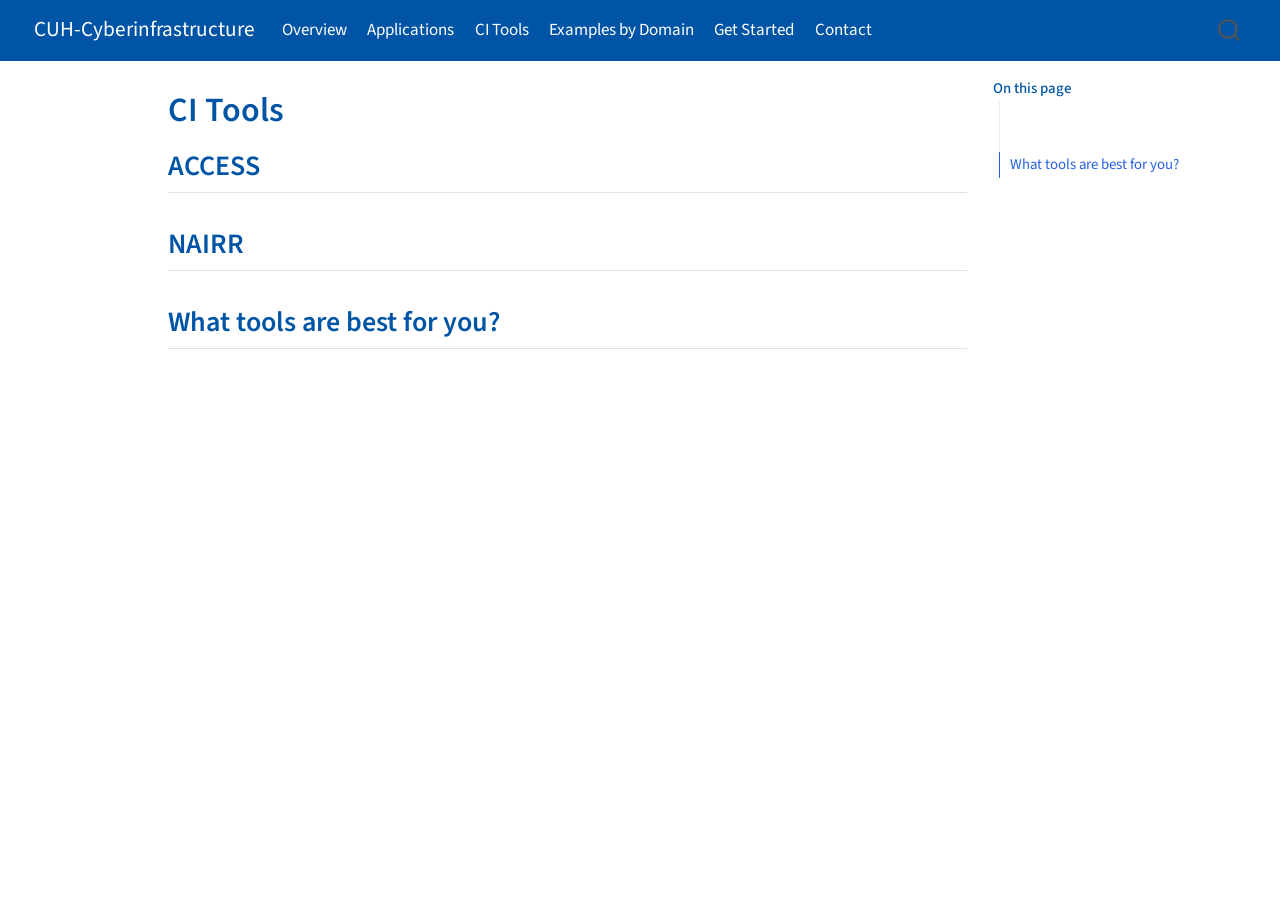
<file: docs/tools.html>
<!DOCTYPE html>
<html xmlns="http://www.w3.org/1999/xhtml" lang="en" xml:lang="en"><head>

<meta charset="utf-8">
<meta name="generator" content="quarto-1.8.25">

<meta name="viewport" content="width=device-width, initial-scale=1.0, user-scalable=yes">


<title>CI Tools – CUH-Cyberinfrastructure</title>
<style>
code{white-space: pre-wrap;}
span.smallcaps{font-variant: small-caps;}
div.columns{display: flex; gap: min(4vw, 1.5em);}
div.column{flex: auto; overflow-x: auto;}
div.hanging-indent{margin-left: 1.5em; text-indent: -1.5em;}
ul.task-list{list-style: none;}
ul.task-list li input[type="checkbox"] {
  width: 0.8em;
  margin: 0 0.8em 0.2em -1em; /* quarto-specific, see https://github.com/quarto-dev/quarto-cli/issues/4556 */ 
  vertical-align: middle;
}
</style>


<script src="site_libs/quarto-nav/quarto-nav.js"></script>
<script src="site_libs/quarto-nav/headroom.min.js"></script>
<script src="site_libs/clipboard/clipboard.min.js"></script>
<script src="site_libs/quarto-search/autocomplete.umd.js"></script>
<script src="site_libs/quarto-search/fuse.min.js"></script>
<script src="site_libs/quarto-search/quarto-search.js"></script>
<meta name="quarto:offset" content="./">
<script src="site_libs/quarto-html/quarto.js" type="module"></script>
<script src="site_libs/quarto-html/tabsets/tabsets.js" type="module"></script>
<script src="site_libs/quarto-html/axe/axe-check.js" type="module"></script>
<script src="site_libs/quarto-html/popper.min.js"></script>
<script src="site_libs/quarto-html/tippy.umd.min.js"></script>
<script src="site_libs/quarto-html/anchor.min.js"></script>
<link href="site_libs/quarto-html/tippy.css" rel="stylesheet">
<link href="site_libs/quarto-html/quarto-syntax-highlighting-7b89279ff1a6dce999919e0e67d4d9ec.css" rel="stylesheet" id="quarto-text-highlighting-styles">
<script src="site_libs/bootstrap/bootstrap.min.js"></script>
<link href="site_libs/bootstrap/bootstrap-icons.css" rel="stylesheet">
<link href="site_libs/bootstrap/bootstrap-5b4ad623e5705c0698d39aec6f10cf02.min.css" rel="stylesheet" append-hash="true" id="quarto-bootstrap" data-mode="light">
<script id="quarto-search-options" type="application/json">{
  "location": "navbar",
  "copy-button": false,
  "collapse-after": 3,
  "panel-placement": "end",
  "type": "overlay",
  "limit": 50,
  "keyboard-shortcut": [
    "f",
    "/",
    "s"
  ],
  "show-item-context": false,
  "language": {
    "search-no-results-text": "No results",
    "search-matching-documents-text": "matching documents",
    "search-copy-link-title": "Copy link to search",
    "search-hide-matches-text": "Hide additional matches",
    "search-more-match-text": "more match in this document",
    "search-more-matches-text": "more matches in this document",
    "search-clear-button-title": "Clear",
    "search-text-placeholder": "",
    "search-detached-cancel-button-title": "Cancel",
    "search-submit-button-title": "Submit",
    "search-label": "Search"
  }
}</script>


<link rel="stylesheet" href="styles.css">
</head>

<body class="nav-fixed quarto-light">

<div id="quarto-search-results"></div>
  <header id="quarto-header" class="headroom fixed-top">
    <nav class="navbar navbar-expand-lg " data-bs-theme="dark">
      <div class="navbar-container container-fluid">
      <div class="navbar-brand-container mx-auto">
    <a href="./index.html" class="navbar-brand navbar-brand-logo">
    </a>
    <a class="navbar-brand" href="./index.html">
    <span class="navbar-title">CUH-Cyberinfrastructure</span>
    </a>
  </div>
            <div id="quarto-search" class="" title="Search"></div>
          <button class="navbar-toggler" type="button" data-bs-toggle="collapse" data-bs-target="#navbarCollapse" aria-controls="navbarCollapse" role="menu" aria-expanded="false" aria-label="Toggle navigation" onclick="if (window.quartoToggleHeadroom) { window.quartoToggleHeadroom(); }">
  <span class="navbar-toggler-icon"></span>
</button>
          <div class="collapse navbar-collapse" id="navbarCollapse">
            <ul class="navbar-nav navbar-nav-scroll me-auto">
  <li class="nav-item">
    <a class="nav-link" href="./index.html"> 
<span class="menu-text">Overview</span></a>
  </li>  
  <li class="nav-item">
    <a class="nav-link" href="./use-cases.html"> 
<span class="menu-text">Applications</span></a>
  </li>  
  <li class="nav-item">
    <a class="nav-link active" href="./tools.html" aria-current="page"> 
<span class="menu-text">CI Tools</span></a>
  </li>  
  <li class="nav-item">
    <a class="nav-link" href="./examples.html"> 
<span class="menu-text">Examples by Domain</span></a>
  </li>  
  <li class="nav-item">
    <a class="nav-link" href="./get-started.html"> 
<span class="menu-text">Get Started</span></a>
  </li>  
  <li class="nav-item">
    <a class="nav-link" href="./about.html"> 
<span class="menu-text">Contact</span></a>
  </li>  
</ul>
          </div> <!-- /navcollapse -->
            <div class="quarto-navbar-tools">
</div>
      </div> <!-- /container-fluid -->
    </nav>
</header>
<!-- content -->
<div id="quarto-content" class="quarto-container page-columns page-rows-contents page-layout-article page-navbar">
<!-- sidebar -->
<!-- margin-sidebar -->
    <div id="quarto-margin-sidebar" class="sidebar margin-sidebar">
        <nav id="TOC" role="doc-toc" class="toc-active">
    <h2 id="toc-title">On this page</h2>
   
  <ul>
  <li><a href="#access" id="toc-access" class="nav-link active" data-scroll-target="#access">ACCESS</a></li>
  <li><a href="#nairr" id="toc-nairr" class="nav-link" data-scroll-target="#nairr">NAIRR</a></li>
  <li><a href="#what-tools-are-best-for-you" id="toc-what-tools-are-best-for-you" class="nav-link" data-scroll-target="#what-tools-are-best-for-you">What tools are best for you?</a></li>
  </ul>
</nav>
    </div>
<!-- main -->
<main class="content" id="quarto-document-content">

<header id="title-block-header" class="quarto-title-block default">
<div class="quarto-title">
<h1 class="title">CI Tools</h1>
</div>



<div class="quarto-title-meta">

    
  
    
  </div>
  


</header>


<section id="access" class="level2">
<h2 class="anchored" data-anchor-id="access">ACCESS</h2>
</section>
<section id="nairr" class="level2">
<h2 class="anchored" data-anchor-id="nairr">NAIRR</h2>
</section>
<section id="what-tools-are-best-for-you" class="level2">
<h2 class="anchored" data-anchor-id="what-tools-are-best-for-you">What tools are best for you?</h2>


</section>

</main> <!-- /main -->
<script id="quarto-html-after-body" type="application/javascript">
  window.document.addEventListener("DOMContentLoaded", function (event) {
    const icon = "";
    const anchorJS = new window.AnchorJS();
    anchorJS.options = {
      placement: 'right',
      icon: icon
    };
    anchorJS.add('.anchored');
    const isCodeAnnotation = (el) => {
      for (const clz of el.classList) {
        if (clz.startsWith('code-annotation-')) {                     
          return true;
        }
      }
      return false;
    }
    const onCopySuccess = function(e) {
      // button target
      const button = e.trigger;
      // don't keep focus
      button.blur();
      // flash "checked"
      button.classList.add('code-copy-button-checked');
      var currentTitle = button.getAttribute("title");
      button.setAttribute("title", "Copied!");
      let tooltip;
      if (window.bootstrap) {
        button.setAttribute("data-bs-toggle", "tooltip");
        button.setAttribute("data-bs-placement", "left");
        button.setAttribute("data-bs-title", "Copied!");
        tooltip = new bootstrap.Tooltip(button, 
          { trigger: "manual", 
            customClass: "code-copy-button-tooltip",
            offset: [0, -8]});
        tooltip.show();    
      }
      setTimeout(function() {
        if (tooltip) {
          tooltip.hide();
          button.removeAttribute("data-bs-title");
          button.removeAttribute("data-bs-toggle");
          button.removeAttribute("data-bs-placement");
        }
        button.setAttribute("title", currentTitle);
        button.classList.remove('code-copy-button-checked');
      }, 1000);
      // clear code selection
      e.clearSelection();
    }
    const getTextToCopy = function(trigger) {
      const outerScaffold = trigger.parentElement.cloneNode(true);
      const codeEl = outerScaffold.querySelector('code');
      for (const childEl of codeEl.children) {
        if (isCodeAnnotation(childEl)) {
          childEl.remove();
        }
      }
      return codeEl.innerText;
    }
    const clipboard = new window.ClipboardJS('.code-copy-button:not([data-in-quarto-modal])', {
      text: getTextToCopy
    });
    clipboard.on('success', onCopySuccess);
    if (window.document.getElementById('quarto-embedded-source-code-modal')) {
      const clipboardModal = new window.ClipboardJS('.code-copy-button[data-in-quarto-modal]', {
        text: getTextToCopy,
        container: window.document.getElementById('quarto-embedded-source-code-modal')
      });
      clipboardModal.on('success', onCopySuccess);
    }
      var localhostRegex = new RegExp(/^(?:http|https):\/\/localhost\:?[0-9]*\//);
      var mailtoRegex = new RegExp(/^mailto:/);
        var filterRegex = new RegExp('/' + window.location.host + '/');
      var isInternal = (href) => {
          return filterRegex.test(href) || localhostRegex.test(href) || mailtoRegex.test(href);
      }
      // Inspect non-navigation links and adorn them if external
     var links = window.document.querySelectorAll('a[href]:not(.nav-link):not(.navbar-brand):not(.toc-action):not(.sidebar-link):not(.sidebar-item-toggle):not(.pagination-link):not(.no-external):not([aria-hidden]):not(.dropdown-item):not(.quarto-navigation-tool):not(.about-link)');
      for (var i=0; i<links.length; i++) {
        const link = links[i];
        if (!isInternal(link.href)) {
          // undo the damage that might have been done by quarto-nav.js in the case of
          // links that we want to consider external
          if (link.dataset.originalHref !== undefined) {
            link.href = link.dataset.originalHref;
          }
        }
      }
    function tippyHover(el, contentFn, onTriggerFn, onUntriggerFn) {
      const config = {
        allowHTML: true,
        maxWidth: 500,
        delay: 100,
        arrow: false,
        appendTo: function(el) {
            return el.parentElement;
        },
        interactive: true,
        interactiveBorder: 10,
        theme: 'quarto',
        placement: 'bottom-start',
      };
      if (contentFn) {
        config.content = contentFn;
      }
      if (onTriggerFn) {
        config.onTrigger = onTriggerFn;
      }
      if (onUntriggerFn) {
        config.onUntrigger = onUntriggerFn;
      }
      window.tippy(el, config); 
    }
    const noterefs = window.document.querySelectorAll('a[role="doc-noteref"]');
    for (var i=0; i<noterefs.length; i++) {
      const ref = noterefs[i];
      tippyHover(ref, function() {
        // use id or data attribute instead here
        let href = ref.getAttribute('data-footnote-href') || ref.getAttribute('href');
        try { href = new URL(href).hash; } catch {}
        const id = href.replace(/^#\/?/, "");
        const note = window.document.getElementById(id);
        if (note) {
          return note.innerHTML;
        } else {
          return "";
        }
      });
    }
    const xrefs = window.document.querySelectorAll('a.quarto-xref');
    const processXRef = (id, note) => {
      // Strip column container classes
      const stripColumnClz = (el) => {
        el.classList.remove("page-full", "page-columns");
        if (el.children) {
          for (const child of el.children) {
            stripColumnClz(child);
          }
        }
      }
      stripColumnClz(note)
      if (id === null || id.startsWith('sec-')) {
        // Special case sections, only their first couple elements
        const container = document.createElement("div");
        if (note.children && note.children.length > 2) {
          container.appendChild(note.children[0].cloneNode(true));
          for (let i = 1; i < note.children.length; i++) {
            const child = note.children[i];
            if (child.tagName === "P" && child.innerText === "") {
              continue;
            } else {
              container.appendChild(child.cloneNode(true));
              break;
            }
          }
          if (window.Quarto?.typesetMath) {
            window.Quarto.typesetMath(container);
          }
          return container.innerHTML
        } else {
          if (window.Quarto?.typesetMath) {
            window.Quarto.typesetMath(note);
          }
          return note.innerHTML;
        }
      } else {
        // Remove any anchor links if they are present
        const anchorLink = note.querySelector('a.anchorjs-link');
        if (anchorLink) {
          anchorLink.remove();
        }
        if (window.Quarto?.typesetMath) {
          window.Quarto.typesetMath(note);
        }
        if (note.classList.contains("callout")) {
          return note.outerHTML;
        } else {
          return note.innerHTML;
        }
      }
    }
    for (var i=0; i<xrefs.length; i++) {
      const xref = xrefs[i];
      tippyHover(xref, undefined, function(instance) {
        instance.disable();
        let url = xref.getAttribute('href');
        let hash = undefined; 
        if (url.startsWith('#')) {
          hash = url;
        } else {
          try { hash = new URL(url).hash; } catch {}
        }
        if (hash) {
          const id = hash.replace(/^#\/?/, "");
          const note = window.document.getElementById(id);
          if (note !== null) {
            try {
              const html = processXRef(id, note.cloneNode(true));
              instance.setContent(html);
            } finally {
              instance.enable();
              instance.show();
            }
          } else {
            // See if we can fetch this
            fetch(url.split('#')[0])
            .then(res => res.text())
            .then(html => {
              const parser = new DOMParser();
              const htmlDoc = parser.parseFromString(html, "text/html");
              const note = htmlDoc.getElementById(id);
              if (note !== null) {
                const html = processXRef(id, note);
                instance.setContent(html);
              } 
            }).finally(() => {
              instance.enable();
              instance.show();
            });
          }
        } else {
          // See if we can fetch a full url (with no hash to target)
          // This is a special case and we should probably do some content thinning / targeting
          fetch(url)
          .then(res => res.text())
          .then(html => {
            const parser = new DOMParser();
            const htmlDoc = parser.parseFromString(html, "text/html");
            const note = htmlDoc.querySelector('main.content');
            if (note !== null) {
              // This should only happen for chapter cross references
              // (since there is no id in the URL)
              // remove the first header
              if (note.children.length > 0 && note.children[0].tagName === "HEADER") {
                note.children[0].remove();
              }
              const html = processXRef(null, note);
              instance.setContent(html);
            } 
          }).finally(() => {
            instance.enable();
            instance.show();
          });
        }
      }, function(instance) {
      });
    }
        let selectedAnnoteEl;
        const selectorForAnnotation = ( cell, annotation) => {
          let cellAttr = 'data-code-cell="' + cell + '"';
          let lineAttr = 'data-code-annotation="' +  annotation + '"';
          const selector = 'span[' + cellAttr + '][' + lineAttr + ']';
          return selector;
        }
        const selectCodeLines = (annoteEl) => {
          const doc = window.document;
          const targetCell = annoteEl.getAttribute("data-target-cell");
          const targetAnnotation = annoteEl.getAttribute("data-target-annotation");
          const annoteSpan = window.document.querySelector(selectorForAnnotation(targetCell, targetAnnotation));
          const lines = annoteSpan.getAttribute("data-code-lines").split(",");
          const lineIds = lines.map((line) => {
            return targetCell + "-" + line;
          })
          let top = null;
          let height = null;
          let parent = null;
          if (lineIds.length > 0) {
              //compute the position of the single el (top and bottom and make a div)
              const el = window.document.getElementById(lineIds[0]);
              top = el.offsetTop;
              height = el.offsetHeight;
              parent = el.parentElement.parentElement;
            if (lineIds.length > 1) {
              const lastEl = window.document.getElementById(lineIds[lineIds.length - 1]);
              const bottom = lastEl.offsetTop + lastEl.offsetHeight;
              height = bottom - top;
            }
            if (top !== null && height !== null && parent !== null) {
              // cook up a div (if necessary) and position it 
              let div = window.document.getElementById("code-annotation-line-highlight");
              if (div === null) {
                div = window.document.createElement("div");
                div.setAttribute("id", "code-annotation-line-highlight");
                div.style.position = 'absolute';
                parent.appendChild(div);
              }
              div.style.top = top - 2 + "px";
              div.style.height = height + 4 + "px";
              div.style.left = 0;
              let gutterDiv = window.document.getElementById("code-annotation-line-highlight-gutter");
              if (gutterDiv === null) {
                gutterDiv = window.document.createElement("div");
                gutterDiv.setAttribute("id", "code-annotation-line-highlight-gutter");
                gutterDiv.style.position = 'absolute';
                const codeCell = window.document.getElementById(targetCell);
                const gutter = codeCell.querySelector('.code-annotation-gutter');
                gutter.appendChild(gutterDiv);
              }
              gutterDiv.style.top = top - 2 + "px";
              gutterDiv.style.height = height + 4 + "px";
            }
            selectedAnnoteEl = annoteEl;
          }
        };
        const unselectCodeLines = () => {
          const elementsIds = ["code-annotation-line-highlight", "code-annotation-line-highlight-gutter"];
          elementsIds.forEach((elId) => {
            const div = window.document.getElementById(elId);
            if (div) {
              div.remove();
            }
          });
          selectedAnnoteEl = undefined;
        };
          // Handle positioning of the toggle
      window.addEventListener(
        "resize",
        throttle(() => {
          elRect = undefined;
          if (selectedAnnoteEl) {
            selectCodeLines(selectedAnnoteEl);
          }
        }, 10)
      );
      function throttle(fn, ms) {
      let throttle = false;
      let timer;
        return (...args) => {
          if(!throttle) { // first call gets through
              fn.apply(this, args);
              throttle = true;
          } else { // all the others get throttled
              if(timer) clearTimeout(timer); // cancel #2
              timer = setTimeout(() => {
                fn.apply(this, args);
                timer = throttle = false;
              }, ms);
          }
        };
      }
        // Attach click handler to the DT
        const annoteDls = window.document.querySelectorAll('dt[data-target-cell]');
        for (const annoteDlNode of annoteDls) {
          annoteDlNode.addEventListener('click', (event) => {
            const clickedEl = event.target;
            if (clickedEl !== selectedAnnoteEl) {
              unselectCodeLines();
              const activeEl = window.document.querySelector('dt[data-target-cell].code-annotation-active');
              if (activeEl) {
                activeEl.classList.remove('code-annotation-active');
              }
              selectCodeLines(clickedEl);
              clickedEl.classList.add('code-annotation-active');
            } else {
              // Unselect the line
              unselectCodeLines();
              clickedEl.classList.remove('code-annotation-active');
            }
          });
        }
    const findCites = (el) => {
      const parentEl = el.parentElement;
      if (parentEl) {
        const cites = parentEl.dataset.cites;
        if (cites) {
          return {
            el,
            cites: cites.split(' ')
          };
        } else {
          return findCites(el.parentElement)
        }
      } else {
        return undefined;
      }
    };
    var bibliorefs = window.document.querySelectorAll('a[role="doc-biblioref"]');
    for (var i=0; i<bibliorefs.length; i++) {
      const ref = bibliorefs[i];
      const citeInfo = findCites(ref);
      if (citeInfo) {
        tippyHover(citeInfo.el, function() {
          var popup = window.document.createElement('div');
          citeInfo.cites.forEach(function(cite) {
            var citeDiv = window.document.createElement('div');
            citeDiv.classList.add('hanging-indent');
            citeDiv.classList.add('csl-entry');
            var biblioDiv = window.document.getElementById('ref-' + cite);
            if (biblioDiv) {
              citeDiv.innerHTML = biblioDiv.innerHTML;
            }
            popup.appendChild(citeDiv);
          });
          return popup.innerHTML;
        });
      }
    }
  });
  </script>
</div> <!-- /content -->




</body></html>
</file>
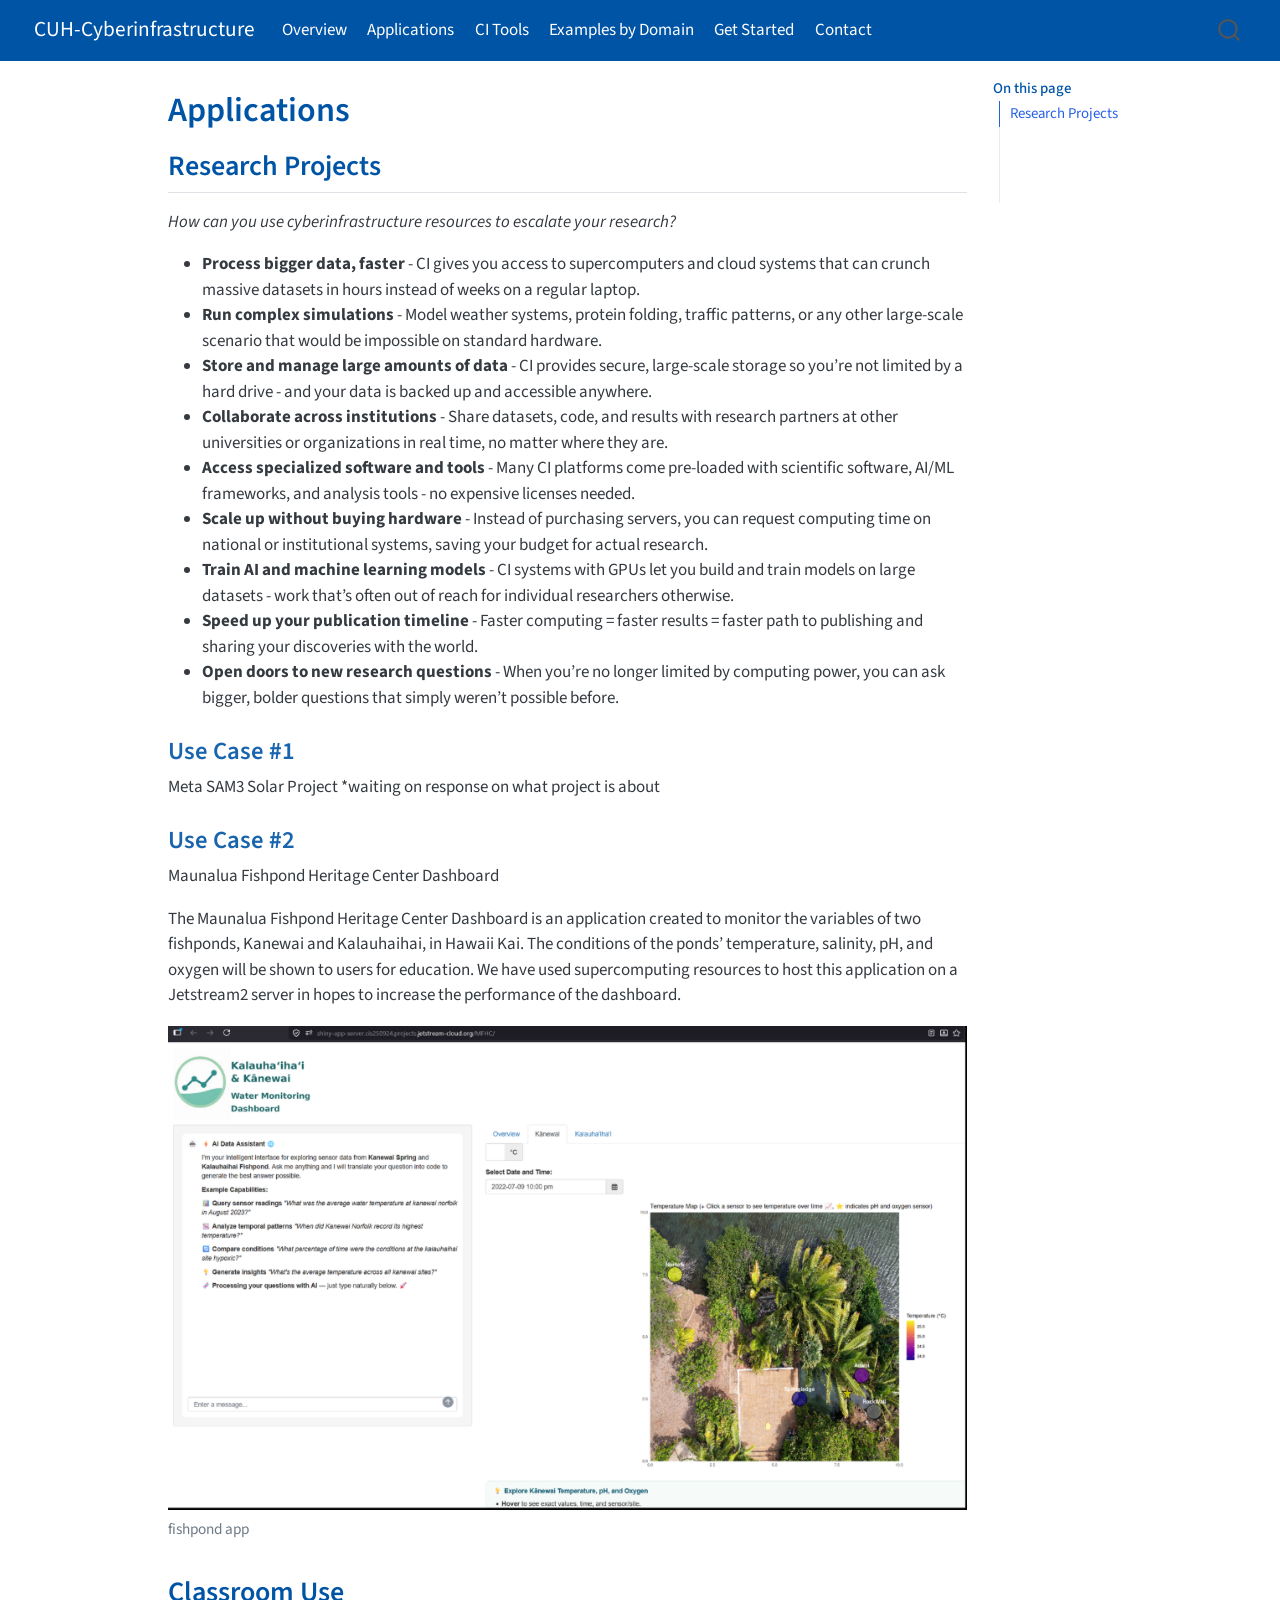
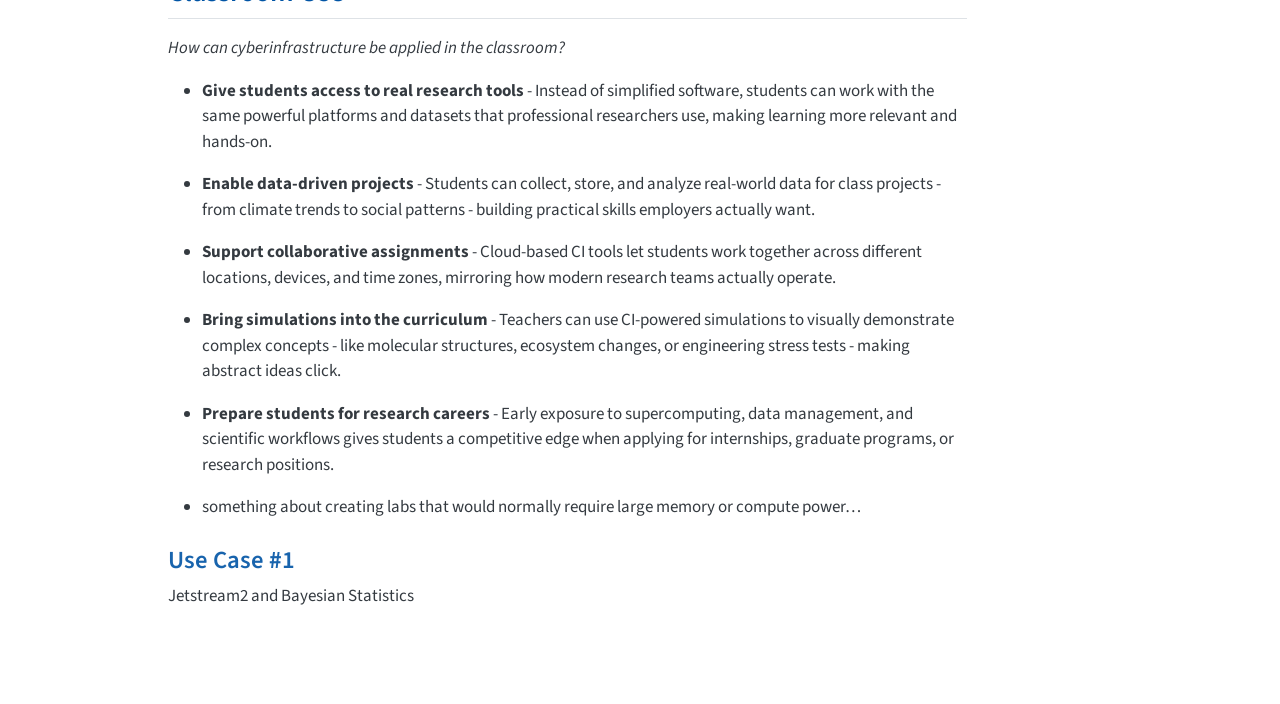
<file: docs/use-cases.html>
<!DOCTYPE html>
<html xmlns="http://www.w3.org/1999/xhtml" lang="en" xml:lang="en"><head>

<meta charset="utf-8">
<meta name="generator" content="quarto-1.8.25">

<meta name="viewport" content="width=device-width, initial-scale=1.0, user-scalable=yes">


<title>Applications – CUH-Cyberinfrastructure</title>
<style>
code{white-space: pre-wrap;}
span.smallcaps{font-variant: small-caps;}
div.columns{display: flex; gap: min(4vw, 1.5em);}
div.column{flex: auto; overflow-x: auto;}
div.hanging-indent{margin-left: 1.5em; text-indent: -1.5em;}
ul.task-list{list-style: none;}
ul.task-list li input[type="checkbox"] {
  width: 0.8em;
  margin: 0 0.8em 0.2em -1em; /* quarto-specific, see https://github.com/quarto-dev/quarto-cli/issues/4556 */ 
  vertical-align: middle;
}
</style>


<script src="site_libs/quarto-nav/quarto-nav.js"></script>
<script src="site_libs/quarto-nav/headroom.min.js"></script>
<script src="site_libs/clipboard/clipboard.min.js"></script>
<script src="site_libs/quarto-search/autocomplete.umd.js"></script>
<script src="site_libs/quarto-search/fuse.min.js"></script>
<script src="site_libs/quarto-search/quarto-search.js"></script>
<meta name="quarto:offset" content="./">
<script src="site_libs/quarto-html/quarto.js" type="module"></script>
<script src="site_libs/quarto-html/tabsets/tabsets.js" type="module"></script>
<script src="site_libs/quarto-html/axe/axe-check.js" type="module"></script>
<script src="site_libs/quarto-html/popper.min.js"></script>
<script src="site_libs/quarto-html/tippy.umd.min.js"></script>
<script src="site_libs/quarto-html/anchor.min.js"></script>
<link href="site_libs/quarto-html/tippy.css" rel="stylesheet">
<link href="site_libs/quarto-html/quarto-syntax-highlighting-7b89279ff1a6dce999919e0e67d4d9ec.css" rel="stylesheet" id="quarto-text-highlighting-styles">
<script src="site_libs/bootstrap/bootstrap.min.js"></script>
<link href="site_libs/bootstrap/bootstrap-icons.css" rel="stylesheet">
<link href="site_libs/bootstrap/bootstrap-5b4ad623e5705c0698d39aec6f10cf02.min.css" rel="stylesheet" append-hash="true" id="quarto-bootstrap" data-mode="light">
<script id="quarto-search-options" type="application/json">{
  "location": "navbar",
  "copy-button": false,
  "collapse-after": 3,
  "panel-placement": "end",
  "type": "overlay",
  "limit": 50,
  "keyboard-shortcut": [
    "f",
    "/",
    "s"
  ],
  "show-item-context": false,
  "language": {
    "search-no-results-text": "No results",
    "search-matching-documents-text": "matching documents",
    "search-copy-link-title": "Copy link to search",
    "search-hide-matches-text": "Hide additional matches",
    "search-more-match-text": "more match in this document",
    "search-more-matches-text": "more matches in this document",
    "search-clear-button-title": "Clear",
    "search-text-placeholder": "",
    "search-detached-cancel-button-title": "Cancel",
    "search-submit-button-title": "Submit",
    "search-label": "Search"
  }
}</script>


<link rel="stylesheet" href="styles.css">
</head>

<body class="nav-fixed quarto-light">

<div id="quarto-search-results"></div>
  <header id="quarto-header" class="headroom fixed-top">
    <nav class="navbar navbar-expand-lg " data-bs-theme="dark">
      <div class="navbar-container container-fluid">
      <div class="navbar-brand-container mx-auto">
    <a href="./index.html" class="navbar-brand navbar-brand-logo">
    </a>
    <a class="navbar-brand" href="./index.html">
    <span class="navbar-title">CUH-Cyberinfrastructure</span>
    </a>
  </div>
            <div id="quarto-search" class="" title="Search"></div>
          <button class="navbar-toggler" type="button" data-bs-toggle="collapse" data-bs-target="#navbarCollapse" aria-controls="navbarCollapse" role="menu" aria-expanded="false" aria-label="Toggle navigation" onclick="if (window.quartoToggleHeadroom) { window.quartoToggleHeadroom(); }">
  <span class="navbar-toggler-icon"></span>
</button>
          <div class="collapse navbar-collapse" id="navbarCollapse">
            <ul class="navbar-nav navbar-nav-scroll me-auto">
  <li class="nav-item">
    <a class="nav-link" href="./index.html"> 
<span class="menu-text">Overview</span></a>
  </li>  
  <li class="nav-item">
    <a class="nav-link active" href="./use-cases.html" aria-current="page"> 
<span class="menu-text">Applications</span></a>
  </li>  
  <li class="nav-item">
    <a class="nav-link" href="./tools.html"> 
<span class="menu-text">CI Tools</span></a>
  </li>  
  <li class="nav-item">
    <a class="nav-link" href="./examples.html"> 
<span class="menu-text">Examples by Domain</span></a>
  </li>  
  <li class="nav-item">
    <a class="nav-link" href="./get-started.html"> 
<span class="menu-text">Get Started</span></a>
  </li>  
  <li class="nav-item">
    <a class="nav-link" href="./about.html"> 
<span class="menu-text">Contact</span></a>
  </li>  
</ul>
          </div> <!-- /navcollapse -->
            <div class="quarto-navbar-tools">
</div>
      </div> <!-- /container-fluid -->
    </nav>
</header>
<!-- content -->
<div id="quarto-content" class="quarto-container page-columns page-rows-contents page-layout-article page-navbar">
<!-- sidebar -->
<!-- margin-sidebar -->
    <div id="quarto-margin-sidebar" class="sidebar margin-sidebar">
        <nav id="TOC" role="doc-toc" class="toc-active">
    <h2 id="toc-title">On this page</h2>
   
  <ul>
  <li><a href="#research-projects" id="toc-research-projects" class="nav-link active" data-scroll-target="#research-projects">Research Projects</a>
  <ul class="collapse">
  <li><a href="#use-case-1" id="toc-use-case-1" class="nav-link" data-scroll-target="#use-case-1">Use Case #1</a></li>
  <li><a href="#use-case-2" id="toc-use-case-2" class="nav-link" data-scroll-target="#use-case-2">Use Case #2</a></li>
  </ul></li>
  <li><a href="#classroom-use" id="toc-classroom-use" class="nav-link" data-scroll-target="#classroom-use">Classroom Use</a>
  <ul class="collapse">
  <li><a href="#use-case-1-1" id="toc-use-case-1-1" class="nav-link" data-scroll-target="#use-case-1-1">Use Case #1</a></li>
  </ul></li>
  </ul>
</nav>
    </div>
<!-- main -->
<main class="content" id="quarto-document-content">

<header id="title-block-header" class="quarto-title-block default">
<div class="quarto-title">
<h1 class="title">Applications</h1>
</div>



<div class="quarto-title-meta">

    
  
    
  </div>
  


</header>


<section id="research-projects" class="level2">
<h2 class="anchored" data-anchor-id="research-projects">Research Projects</h2>
<p><em>How can you use cyberinfrastructure resources to escalate your research?</em></p>
<ul>
<li><strong>Process bigger data, faster</strong> - CI gives you access to supercomputers and cloud systems that can crunch massive datasets in hours instead of weeks on a regular laptop.</li>
<li><strong>Run complex simulations</strong> - Model weather systems, protein folding, traffic patterns, or any other large-scale scenario that would be impossible on standard hardware.</li>
<li><strong>Store and manage large amounts of data</strong> - CI provides secure, large-scale storage so you’re not limited by a hard drive - and your data is backed up and accessible anywhere.</li>
<li><strong>Collaborate across institutions</strong> - Share datasets, code, and results with research partners at other universities or organizations in real time, no matter where they are.</li>
<li><strong>Access specialized software and tools</strong> - Many CI platforms come pre-loaded with scientific software, AI/ML frameworks, and analysis tools - no expensive licenses needed.</li>
<li><strong>Scale up without buying hardware</strong> - Instead of purchasing servers, you can request computing time on national or institutional systems, saving your budget for actual research.</li>
<li><strong>Train AI and machine learning models</strong> - CI systems with GPUs let you build and train models on large datasets - work that’s often out of reach for individual researchers otherwise.</li>
<li><strong>Speed up your publication timeline</strong> - Faster computing = faster results = faster path to publishing and sharing your discoveries with the world.</li>
<li><strong>Open doors to new research questions</strong> - When you’re no longer limited by computing power, you can ask bigger, bolder questions that simply weren’t possible before.</li>
</ul>
<section id="use-case-1" class="level3">
<h3 class="anchored" data-anchor-id="use-case-1">Use Case #1</h3>
<p>Meta SAM3 Solar Project *waiting on response on what project is about</p>
</section>
<section id="use-case-2" class="level3">
<h3 class="anchored" data-anchor-id="use-case-2">Use Case #2</h3>
<p>Maunalua Fishpond Heritage Center Dashboard</p>
<p>The Maunalua Fishpond Heritage Center Dashboard is an application created to monitor the variables of two fishponds, Kanewai and Kalauhaihai, in Hawaii Kai. The conditions of the ponds’ temperature, salinity, pH, and oxygen will be shown to users for education. We have used supercomputing resources to host this application on a Jetstream2 server in hopes to increase the performance of the dashboard.</p>
<div class="quarto-figure quarto-figure-center">
<figure class="figure">
<p><img src="images/maunaloa-app.png" class="img-fluid figure-img"></p>
<figcaption>fishpond app</figcaption>
</figure>
</div>
</section>
</section>
<section id="classroom-use" class="level2">
<h2 class="anchored" data-anchor-id="classroom-use">Classroom Use</h2>
<p><em>How can cyberinfrastructure be applied in the classroom?</em></p>
<ul>
<li><p><strong>Give students access to real research tools</strong> - Instead of simplified software, students can work with the same powerful platforms and datasets that professional researchers use, making learning more relevant and hands-on.</p></li>
<li><p><strong>Enable data-driven projects</strong> - Students can collect, store, and analyze real-world data for class projects - from climate trends to social patterns - building practical skills employers actually want.</p></li>
<li><p><strong>Support collaborative assignments</strong> - Cloud-based CI tools let students work together across different locations, devices, and time zones, mirroring how modern research teams actually operate.</p></li>
<li><p><strong>Bring simulations into the curriculum</strong> - Teachers can use CI-powered simulations to visually demonstrate complex concepts - like molecular structures, ecosystem changes, or engineering stress tests - making abstract ideas click.</p></li>
<li><p><strong>Prepare students for research careers</strong> - Early exposure to supercomputing, data management, and scientific workflows gives students a competitive edge when applying for internships, graduate programs, or research positions.</p></li>
<li><p>something about creating labs that would normally require large memory or compute power…</p></li>
</ul>
<section id="use-case-1-1" class="level3">
<h3 class="anchored" data-anchor-id="use-case-1-1">Use Case #1</h3>
<p>Jetstream2 and Bayesian Statistics</p>


</section>
</section>

</main> <!-- /main -->
<script id="quarto-html-after-body" type="application/javascript">
  window.document.addEventListener("DOMContentLoaded", function (event) {
    const icon = "";
    const anchorJS = new window.AnchorJS();
    anchorJS.options = {
      placement: 'right',
      icon: icon
    };
    anchorJS.add('.anchored');
    const isCodeAnnotation = (el) => {
      for (const clz of el.classList) {
        if (clz.startsWith('code-annotation-')) {                     
          return true;
        }
      }
      return false;
    }
    const onCopySuccess = function(e) {
      // button target
      const button = e.trigger;
      // don't keep focus
      button.blur();
      // flash "checked"
      button.classList.add('code-copy-button-checked');
      var currentTitle = button.getAttribute("title");
      button.setAttribute("title", "Copied!");
      let tooltip;
      if (window.bootstrap) {
        button.setAttribute("data-bs-toggle", "tooltip");
        button.setAttribute("data-bs-placement", "left");
        button.setAttribute("data-bs-title", "Copied!");
        tooltip = new bootstrap.Tooltip(button, 
          { trigger: "manual", 
            customClass: "code-copy-button-tooltip",
            offset: [0, -8]});
        tooltip.show();    
      }
      setTimeout(function() {
        if (tooltip) {
          tooltip.hide();
          button.removeAttribute("data-bs-title");
          button.removeAttribute("data-bs-toggle");
          button.removeAttribute("data-bs-placement");
        }
        button.setAttribute("title", currentTitle);
        button.classList.remove('code-copy-button-checked');
      }, 1000);
      // clear code selection
      e.clearSelection();
    }
    const getTextToCopy = function(trigger) {
      const outerScaffold = trigger.parentElement.cloneNode(true);
      const codeEl = outerScaffold.querySelector('code');
      for (const childEl of codeEl.children) {
        if (isCodeAnnotation(childEl)) {
          childEl.remove();
        }
      }
      return codeEl.innerText;
    }
    const clipboard = new window.ClipboardJS('.code-copy-button:not([data-in-quarto-modal])', {
      text: getTextToCopy
    });
    clipboard.on('success', onCopySuccess);
    if (window.document.getElementById('quarto-embedded-source-code-modal')) {
      const clipboardModal = new window.ClipboardJS('.code-copy-button[data-in-quarto-modal]', {
        text: getTextToCopy,
        container: window.document.getElementById('quarto-embedded-source-code-modal')
      });
      clipboardModal.on('success', onCopySuccess);
    }
      var localhostRegex = new RegExp(/^(?:http|https):\/\/localhost\:?[0-9]*\//);
      var mailtoRegex = new RegExp(/^mailto:/);
        var filterRegex = new RegExp('/' + window.location.host + '/');
      var isInternal = (href) => {
          return filterRegex.test(href) || localhostRegex.test(href) || mailtoRegex.test(href);
      }
      // Inspect non-navigation links and adorn them if external
     var links = window.document.querySelectorAll('a[href]:not(.nav-link):not(.navbar-brand):not(.toc-action):not(.sidebar-link):not(.sidebar-item-toggle):not(.pagination-link):not(.no-external):not([aria-hidden]):not(.dropdown-item):not(.quarto-navigation-tool):not(.about-link)');
      for (var i=0; i<links.length; i++) {
        const link = links[i];
        if (!isInternal(link.href)) {
          // undo the damage that might have been done by quarto-nav.js in the case of
          // links that we want to consider external
          if (link.dataset.originalHref !== undefined) {
            link.href = link.dataset.originalHref;
          }
        }
      }
    function tippyHover(el, contentFn, onTriggerFn, onUntriggerFn) {
      const config = {
        allowHTML: true,
        maxWidth: 500,
        delay: 100,
        arrow: false,
        appendTo: function(el) {
            return el.parentElement;
        },
        interactive: true,
        interactiveBorder: 10,
        theme: 'quarto',
        placement: 'bottom-start',
      };
      if (contentFn) {
        config.content = contentFn;
      }
      if (onTriggerFn) {
        config.onTrigger = onTriggerFn;
      }
      if (onUntriggerFn) {
        config.onUntrigger = onUntriggerFn;
      }
      window.tippy(el, config); 
    }
    const noterefs = window.document.querySelectorAll('a[role="doc-noteref"]');
    for (var i=0; i<noterefs.length; i++) {
      const ref = noterefs[i];
      tippyHover(ref, function() {
        // use id or data attribute instead here
        let href = ref.getAttribute('data-footnote-href') || ref.getAttribute('href');
        try { href = new URL(href).hash; } catch {}
        const id = href.replace(/^#\/?/, "");
        const note = window.document.getElementById(id);
        if (note) {
          return note.innerHTML;
        } else {
          return "";
        }
      });
    }
    const xrefs = window.document.querySelectorAll('a.quarto-xref');
    const processXRef = (id, note) => {
      // Strip column container classes
      const stripColumnClz = (el) => {
        el.classList.remove("page-full", "page-columns");
        if (el.children) {
          for (const child of el.children) {
            stripColumnClz(child);
          }
        }
      }
      stripColumnClz(note)
      if (id === null || id.startsWith('sec-')) {
        // Special case sections, only their first couple elements
        const container = document.createElement("div");
        if (note.children && note.children.length > 2) {
          container.appendChild(note.children[0].cloneNode(true));
          for (let i = 1; i < note.children.length; i++) {
            const child = note.children[i];
            if (child.tagName === "P" && child.innerText === "") {
              continue;
            } else {
              container.appendChild(child.cloneNode(true));
              break;
            }
          }
          if (window.Quarto?.typesetMath) {
            window.Quarto.typesetMath(container);
          }
          return container.innerHTML
        } else {
          if (window.Quarto?.typesetMath) {
            window.Quarto.typesetMath(note);
          }
          return note.innerHTML;
        }
      } else {
        // Remove any anchor links if they are present
        const anchorLink = note.querySelector('a.anchorjs-link');
        if (anchorLink) {
          anchorLink.remove();
        }
        if (window.Quarto?.typesetMath) {
          window.Quarto.typesetMath(note);
        }
        if (note.classList.contains("callout")) {
          return note.outerHTML;
        } else {
          return note.innerHTML;
        }
      }
    }
    for (var i=0; i<xrefs.length; i++) {
      const xref = xrefs[i];
      tippyHover(xref, undefined, function(instance) {
        instance.disable();
        let url = xref.getAttribute('href');
        let hash = undefined; 
        if (url.startsWith('#')) {
          hash = url;
        } else {
          try { hash = new URL(url).hash; } catch {}
        }
        if (hash) {
          const id = hash.replace(/^#\/?/, "");
          const note = window.document.getElementById(id);
          if (note !== null) {
            try {
              const html = processXRef(id, note.cloneNode(true));
              instance.setContent(html);
            } finally {
              instance.enable();
              instance.show();
            }
          } else {
            // See if we can fetch this
            fetch(url.split('#')[0])
            .then(res => res.text())
            .then(html => {
              const parser = new DOMParser();
              const htmlDoc = parser.parseFromString(html, "text/html");
              const note = htmlDoc.getElementById(id);
              if (note !== null) {
                const html = processXRef(id, note);
                instance.setContent(html);
              } 
            }).finally(() => {
              instance.enable();
              instance.show();
            });
          }
        } else {
          // See if we can fetch a full url (with no hash to target)
          // This is a special case and we should probably do some content thinning / targeting
          fetch(url)
          .then(res => res.text())
          .then(html => {
            const parser = new DOMParser();
            const htmlDoc = parser.parseFromString(html, "text/html");
            const note = htmlDoc.querySelector('main.content');
            if (note !== null) {
              // This should only happen for chapter cross references
              // (since there is no id in the URL)
              // remove the first header
              if (note.children.length > 0 && note.children[0].tagName === "HEADER") {
                note.children[0].remove();
              }
              const html = processXRef(null, note);
              instance.setContent(html);
            } 
          }).finally(() => {
            instance.enable();
            instance.show();
          });
        }
      }, function(instance) {
      });
    }
        let selectedAnnoteEl;
        const selectorForAnnotation = ( cell, annotation) => {
          let cellAttr = 'data-code-cell="' + cell + '"';
          let lineAttr = 'data-code-annotation="' +  annotation + '"';
          const selector = 'span[' + cellAttr + '][' + lineAttr + ']';
          return selector;
        }
        const selectCodeLines = (annoteEl) => {
          const doc = window.document;
          const targetCell = annoteEl.getAttribute("data-target-cell");
          const targetAnnotation = annoteEl.getAttribute("data-target-annotation");
          const annoteSpan = window.document.querySelector(selectorForAnnotation(targetCell, targetAnnotation));
          const lines = annoteSpan.getAttribute("data-code-lines").split(",");
          const lineIds = lines.map((line) => {
            return targetCell + "-" + line;
          })
          let top = null;
          let height = null;
          let parent = null;
          if (lineIds.length > 0) {
              //compute the position of the single el (top and bottom and make a div)
              const el = window.document.getElementById(lineIds[0]);
              top = el.offsetTop;
              height = el.offsetHeight;
              parent = el.parentElement.parentElement;
            if (lineIds.length > 1) {
              const lastEl = window.document.getElementById(lineIds[lineIds.length - 1]);
              const bottom = lastEl.offsetTop + lastEl.offsetHeight;
              height = bottom - top;
            }
            if (top !== null && height !== null && parent !== null) {
              // cook up a div (if necessary) and position it 
              let div = window.document.getElementById("code-annotation-line-highlight");
              if (div === null) {
                div = window.document.createElement("div");
                div.setAttribute("id", "code-annotation-line-highlight");
                div.style.position = 'absolute';
                parent.appendChild(div);
              }
              div.style.top = top - 2 + "px";
              div.style.height = height + 4 + "px";
              div.style.left = 0;
              let gutterDiv = window.document.getElementById("code-annotation-line-highlight-gutter");
              if (gutterDiv === null) {
                gutterDiv = window.document.createElement("div");
                gutterDiv.setAttribute("id", "code-annotation-line-highlight-gutter");
                gutterDiv.style.position = 'absolute';
                const codeCell = window.document.getElementById(targetCell);
                const gutter = codeCell.querySelector('.code-annotation-gutter');
                gutter.appendChild(gutterDiv);
              }
              gutterDiv.style.top = top - 2 + "px";
              gutterDiv.style.height = height + 4 + "px";
            }
            selectedAnnoteEl = annoteEl;
          }
        };
        const unselectCodeLines = () => {
          const elementsIds = ["code-annotation-line-highlight", "code-annotation-line-highlight-gutter"];
          elementsIds.forEach((elId) => {
            const div = window.document.getElementById(elId);
            if (div) {
              div.remove();
            }
          });
          selectedAnnoteEl = undefined;
        };
          // Handle positioning of the toggle
      window.addEventListener(
        "resize",
        throttle(() => {
          elRect = undefined;
          if (selectedAnnoteEl) {
            selectCodeLines(selectedAnnoteEl);
          }
        }, 10)
      );
      function throttle(fn, ms) {
      let throttle = false;
      let timer;
        return (...args) => {
          if(!throttle) { // first call gets through
              fn.apply(this, args);
              throttle = true;
          } else { // all the others get throttled
              if(timer) clearTimeout(timer); // cancel #2
              timer = setTimeout(() => {
                fn.apply(this, args);
                timer = throttle = false;
              }, ms);
          }
        };
      }
        // Attach click handler to the DT
        const annoteDls = window.document.querySelectorAll('dt[data-target-cell]');
        for (const annoteDlNode of annoteDls) {
          annoteDlNode.addEventListener('click', (event) => {
            const clickedEl = event.target;
            if (clickedEl !== selectedAnnoteEl) {
              unselectCodeLines();
              const activeEl = window.document.querySelector('dt[data-target-cell].code-annotation-active');
              if (activeEl) {
                activeEl.classList.remove('code-annotation-active');
              }
              selectCodeLines(clickedEl);
              clickedEl.classList.add('code-annotation-active');
            } else {
              // Unselect the line
              unselectCodeLines();
              clickedEl.classList.remove('code-annotation-active');
            }
          });
        }
    const findCites = (el) => {
      const parentEl = el.parentElement;
      if (parentEl) {
        const cites = parentEl.dataset.cites;
        if (cites) {
          return {
            el,
            cites: cites.split(' ')
          };
        } else {
          return findCites(el.parentElement)
        }
      } else {
        return undefined;
      }
    };
    var bibliorefs = window.document.querySelectorAll('a[role="doc-biblioref"]');
    for (var i=0; i<bibliorefs.length; i++) {
      const ref = bibliorefs[i];
      const citeInfo = findCites(ref);
      if (citeInfo) {
        tippyHover(citeInfo.el, function() {
          var popup = window.document.createElement('div');
          citeInfo.cites.forEach(function(cite) {
            var citeDiv = window.document.createElement('div');
            citeDiv.classList.add('hanging-indent');
            citeDiv.classList.add('csl-entry');
            var biblioDiv = window.document.getElementById('ref-' + cite);
            if (biblioDiv) {
              citeDiv.innerHTML = biblioDiv.innerHTML;
            }
            popup.appendChild(citeDiv);
          });
          return popup.innerHTML;
        });
      }
    }
  });
  </script>
</div> <!-- /content -->




</body></html>
</file>
<file: docs/site_libs/quarto-html/tippy.css>
.tippy-box[data-animation=fade][data-state=hidden]{opacity:0}[data-tippy-root]{max-width:calc(100vw - 10px)}.tippy-box{position:relative;background-color:#333;color:#fff;border-radius:4px;font-size:14px;line-height:1.4;white-space:normal;outline:0;transition-property:transform,visibility,opacity}.tippy-box[data-placement^=top]>.tippy-arrow{bottom:0}.tippy-box[data-placement^=top]>.tippy-arrow:before{bottom:-7px;left:0;border-width:8px 8px 0;border-top-color:initial;transform-origin:center top}.tippy-box[data-placement^=bottom]>.tippy-arrow{top:0}.tippy-box[data-placement^=bottom]>.tippy-arrow:before{top:-7px;left:0;border-width:0 8px 8px;border-bottom-color:initial;transform-origin:center bottom}.tippy-box[data-placement^=left]>.tippy-arrow{right:0}.tippy-box[data-placement^=left]>.tippy-arrow:before{border-width:8px 0 8px 8px;border-left-color:initial;right:-7px;transform-origin:center left}.tippy-box[data-placement^=right]>.tippy-arrow{left:0}.tippy-box[data-placement^=right]>.tippy-arrow:before{left:-7px;border-width:8px 8px 8px 0;border-right-color:initial;transform-origin:center right}.tippy-box[data-inertia][data-state=visible]{transition-timing-function:cubic-bezier(.54,1.5,.38,1.11)}.tippy-arrow{width:16px;height:16px;color:#333}.tippy-arrow:before{content:"";position:absolute;border-color:transparent;border-style:solid}.tippy-content{position:relative;padding:5px 9px;z-index:1}
</file>
<file: docs/site_libs/quarto-html/quarto-syntax-highlighting-7b89279ff1a6dce999919e0e67d4d9ec.css>
/* quarto syntax highlight colors */
:root {
  --quarto-hl-ot-color: #003B4F;
  --quarto-hl-at-color: #657422;
  --quarto-hl-ss-color: #20794D;
  --quarto-hl-an-color: #5E5E5E;
  --quarto-hl-fu-color: #4758AB;
  --quarto-hl-st-color: #20794D;
  --quarto-hl-cf-color: #003B4F;
  --quarto-hl-op-color: #5E5E5E;
  --quarto-hl-er-color: #AD0000;
  --quarto-hl-bn-color: #AD0000;
  --quarto-hl-al-color: #AD0000;
  --quarto-hl-va-color: #111111;
  --quarto-hl-bu-color: inherit;
  --quarto-hl-ex-color: inherit;
  --quarto-hl-pp-color: #AD0000;
  --quarto-hl-in-color: #5E5E5E;
  --quarto-hl-vs-color: #20794D;
  --quarto-hl-wa-color: #5E5E5E;
  --quarto-hl-do-color: #5E5E5E;
  --quarto-hl-im-color: #00769E;
  --quarto-hl-ch-color: #20794D;
  --quarto-hl-dt-color: #AD0000;
  --quarto-hl-fl-color: #AD0000;
  --quarto-hl-co-color: #5E5E5E;
  --quarto-hl-cv-color: #5E5E5E;
  --quarto-hl-cn-color: #8f5902;
  --quarto-hl-sc-color: #5E5E5E;
  --quarto-hl-dv-color: #AD0000;
  --quarto-hl-kw-color: #003B4F;
}

/* other quarto variables */
:root {
  --quarto-font-monospace: SFMono-Regular, Menlo, Monaco, Consolas, "Liberation Mono", "Courier New", monospace;
}

/* syntax highlight based on Pandoc's rules */
pre > code.sourceCode > span {
  color: #003B4F;
}

code.sourceCode > span {
  color: #003B4F;
}

div.sourceCode,
div.sourceCode pre.sourceCode {
  color: #003B4F;
}

/* Normal */
code span {
  color: #003B4F;
}

/* Alert */
code span.al {
  color: #AD0000;
  font-style: inherit;
}

/* Annotation */
code span.an {
  color: #5E5E5E;
  font-style: inherit;
}

/* Attribute */
code span.at {
  color: #657422;
  font-style: inherit;
}

/* BaseN */
code span.bn {
  color: #AD0000;
  font-style: inherit;
}

/* BuiltIn */
code span.bu {
  font-style: inherit;
}

/* ControlFlow */
code span.cf {
  color: #003B4F;
  font-weight: bold;
  font-style: inherit;
}

/* Char */
code span.ch {
  color: #20794D;
  font-style: inherit;
}

/* Constant */
code span.cn {
  color: #8f5902;
  font-style: inherit;
}

/* Comment */
code span.co {
  color: #5E5E5E;
  font-style: inherit;
}

/* CommentVar */
code span.cv {
  color: #5E5E5E;
  font-style: italic;
}

/* Documentation */
code span.do {
  color: #5E5E5E;
  font-style: italic;
}

/* DataType */
code span.dt {
  color: #AD0000;
  font-style: inherit;
}

/* DecVal */
code span.dv {
  color: #AD0000;
  font-style: inherit;
}

/* Error */
code span.er {
  color: #AD0000;
  font-style: inherit;
}

/* Extension */
code span.ex {
  font-style: inherit;
}

/* Float */
code span.fl {
  color: #AD0000;
  font-style: inherit;
}

/* Function */
code span.fu {
  color: #4758AB;
  font-style: inherit;
}

/* Import */
code span.im {
  color: #00769E;
  font-style: inherit;
}

/* Information */
code span.in {
  color: #5E5E5E;
  font-style: inherit;
}

/* Keyword */
code span.kw {
  color: #003B4F;
  font-weight: bold;
  font-style: inherit;
}

/* Operator */
code span.op {
  color: #5E5E5E;
  font-style: inherit;
}

/* Other */
code span.ot {
  color: #003B4F;
  font-style: inherit;
}

/* Preprocessor */
code span.pp {
  color: #AD0000;
  font-style: inherit;
}

/* SpecialChar */
code span.sc {
  color: #5E5E5E;
  font-style: inherit;
}

/* SpecialString */
code span.ss {
  color: #20794D;
  font-style: inherit;
}

/* String */
code span.st {
  color: #20794D;
  font-style: inherit;
}

/* Variable */
code span.va {
  color: #111111;
  font-style: inherit;
}

/* VerbatimString */
code span.vs {
  color: #20794D;
  font-style: inherit;
}

/* Warning */
code span.wa {
  color: #5E5E5E;
  font-style: italic;
}

.prevent-inlining {
  content: "</";
}

/*# sourceMappingURL=3944bc705cfaf4c80e56f77c5205168a.css.map */
</file>
<file: docs/styles.css>
/* css styles */

/* Chaminade Brand Colors */
:root {
  --chaminade-blue: #0054A5;
  --chaminade-silver:#D9D9D6;
  --chaminade-black:#1a1a1a;
}

/* Navbar */
.navbar {
  background-color: var(--chaminade-blue) !important;
}

.navbar-brand, .nav-link {
  color: white !important;
}

.nav-link:hover {
  color: var(--chaminade-silver) !important;
}

/* Headings */
h1, h2, h3 {
  color: var(--chaminade-blue);
}

/* Buttons/links accent */
a {
  color: var(--chaminade-blue);
}

/* Footer */
.nav-footer {
  background-color: var(--chaminade-blue);
  color: white;
}
</file>
